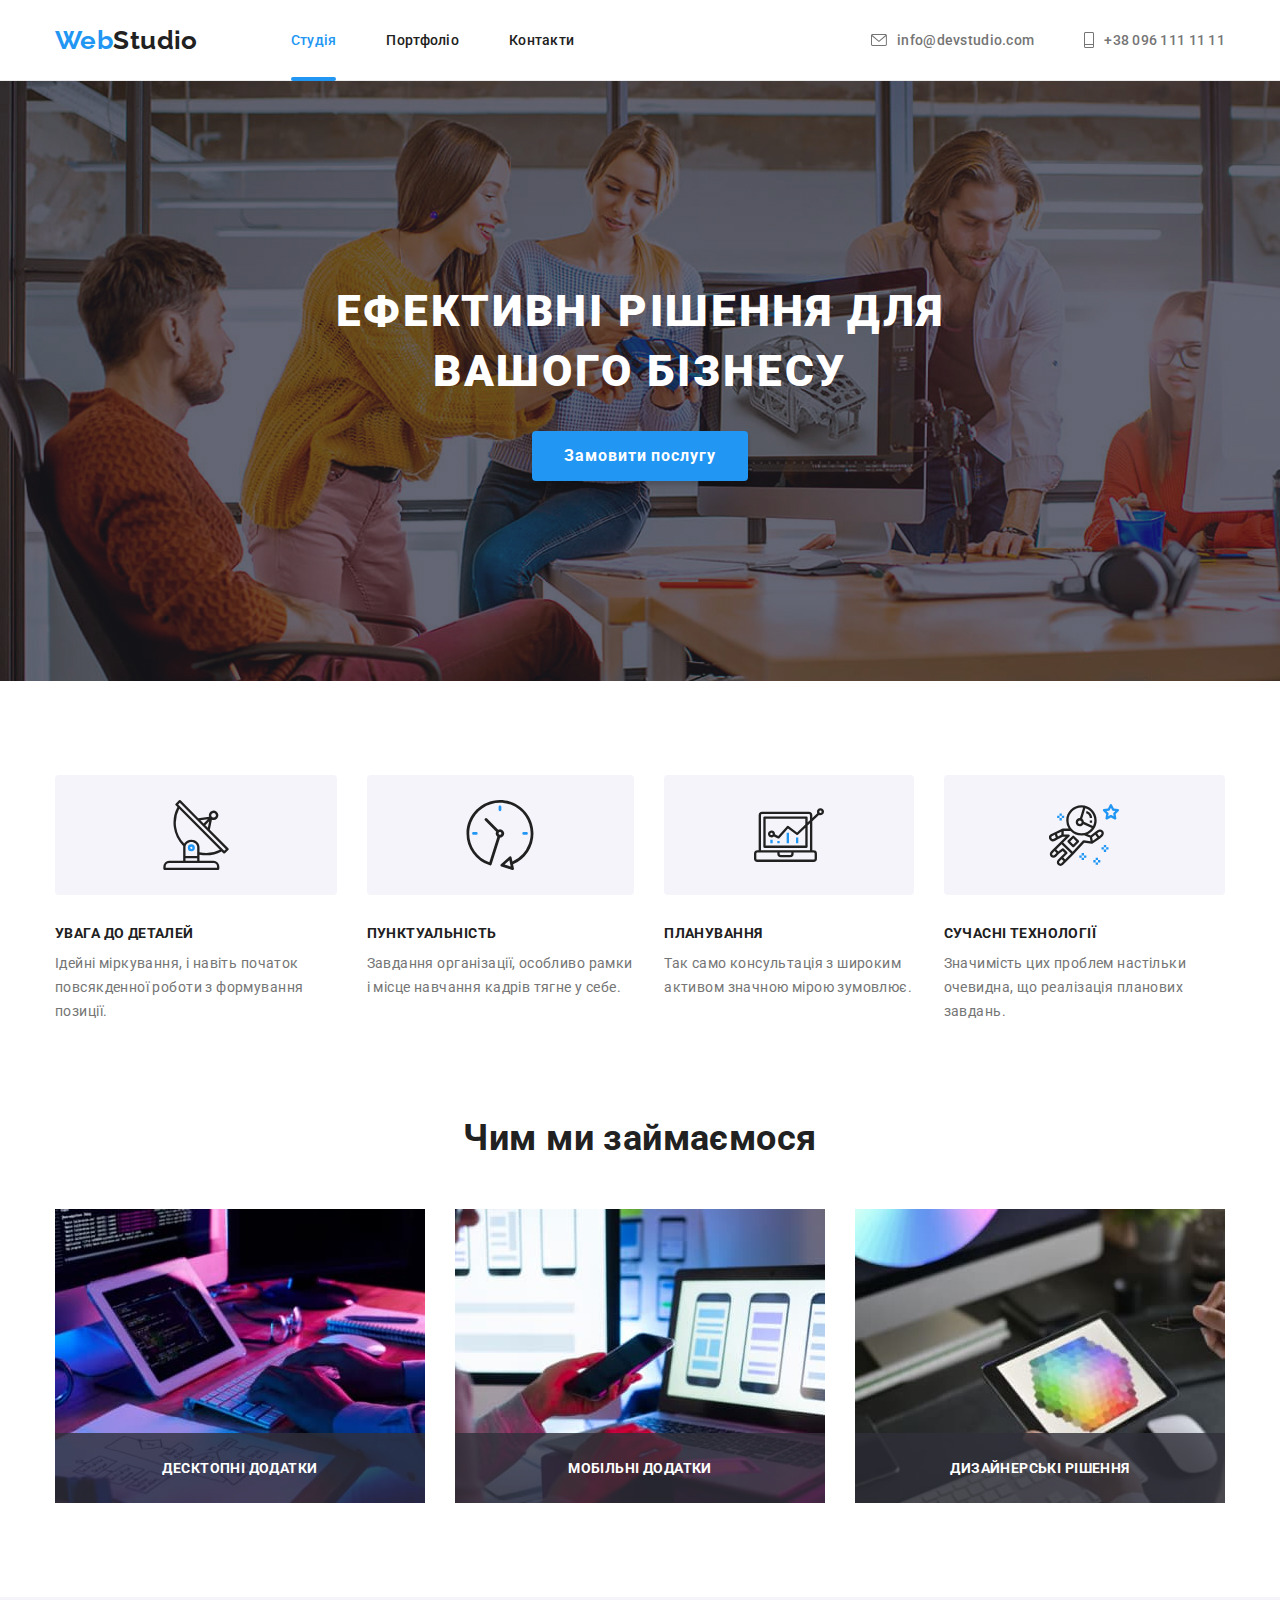
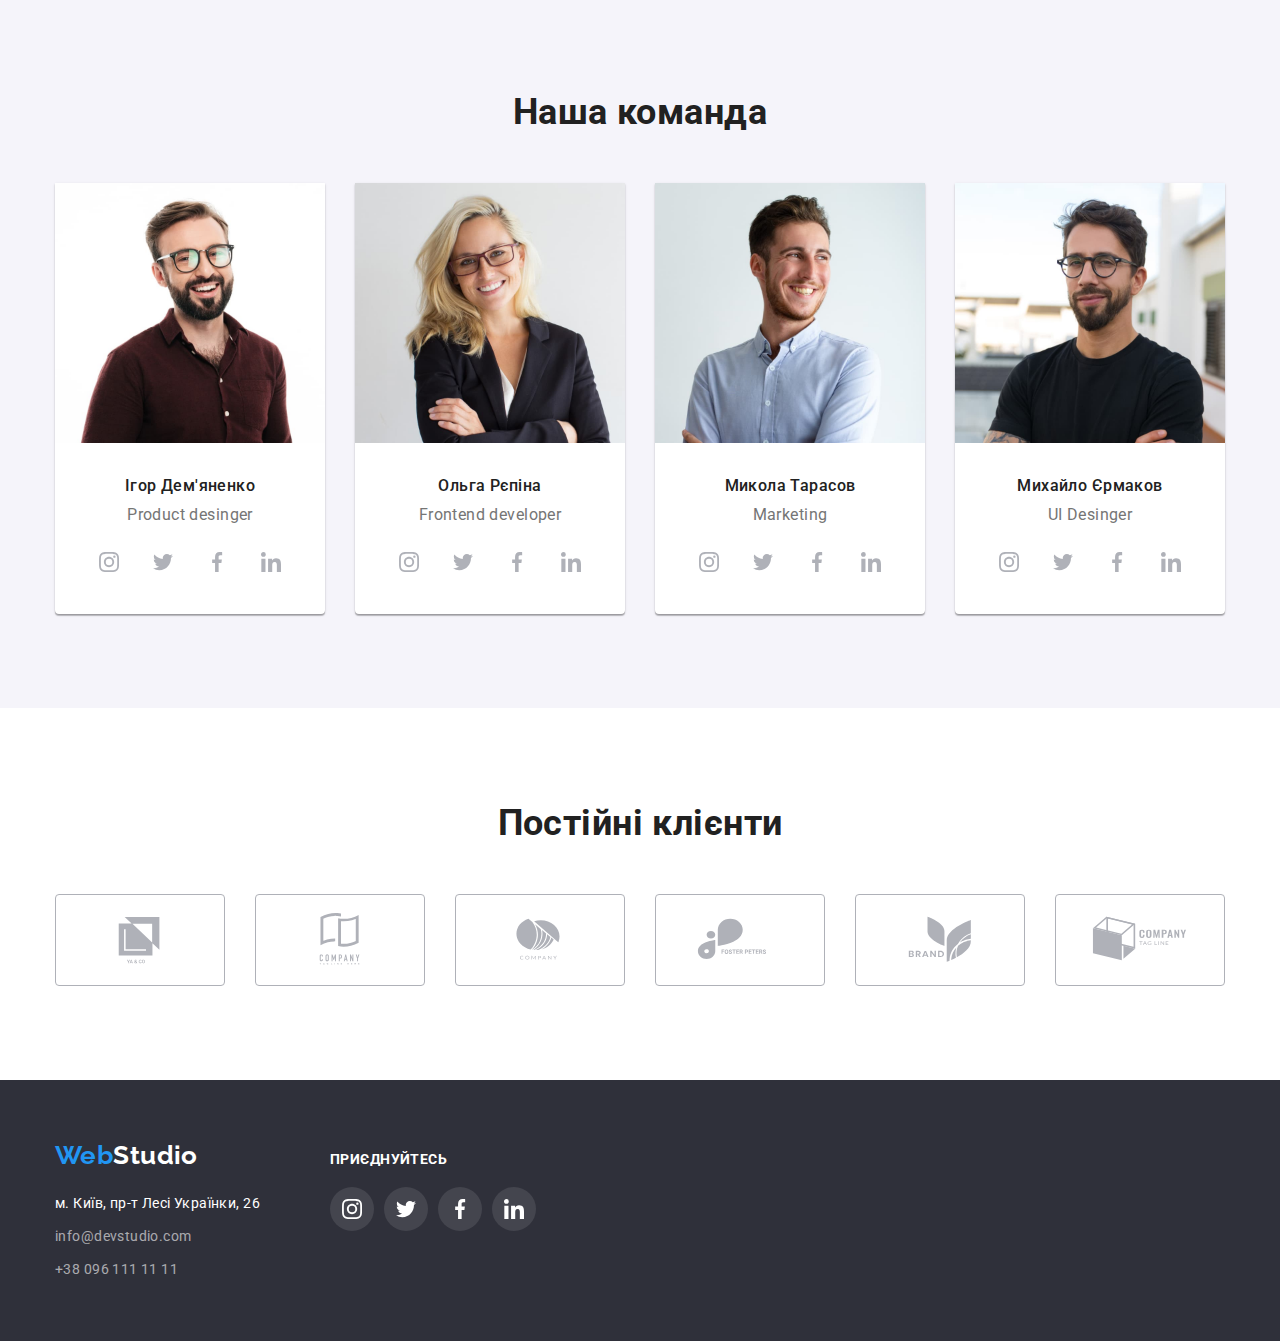
<file: index.html>
<!DOCTYPE html>
<html lang="uk">

<head>
  <meta charset="UTF-8">
  <meta http-equiv="X-UA-Compatible" content="IE=edge">
  <meta name="viewport" content="width=device-width, initial-scale=1.0">
  <!--- Modrn normalizer-->
  <link rel="stylesheet"
    href="https://cdnjs.cloudflare.com/ajax/libs/modern-normalize/1.0.0/modern-normalize.min.css" />
  <!--- Style -->
  <link rel="stylesheet"
    href="https://cdnjs.cloudflare.com/ajax/libs/modern-normalize/1.0.0/modern-normalize.min.css" />
  <link rel="stylesheet" type="text/css" href="./css/style.css">
  <!--- Fonts -->
  <link rel="preconnect" href="https://fonts.googleapis.com">
  <link rel="preconnect" href="https://fonts.gstatic.com" crossorigin>
  <link href="https://fonts.googleapis.com/css2?family=Raleway:wght@700&family=Roboto:wght@400;500;700;900&display=swap"
    rel="stylesheet">
  <title>Студія</title>
</head>

<body>
  <header id="top" class="header">
    <div class="container">
      <nav class="nav">
        <a href="index.html" class="logo"><span class="logo-span">Web</span>Studio</a>
        <ul class="nav-elements">
          <li>
            <a href="index.html" class="active nav-link">Студія</a>
          </li>
          <li>
            <a href="portfolio.html" class="nav-link">Портфоліо</a>
          </li>
          <li>
            <a href="#contacts" class="nav-link">Контакти</a>
          </li>
        </ul>
      </nav>
      <ul class="contacts-header">
        <li class="item">
          <a href="mailto:info@devstudio.com" class="contact-header nav-link">
            <svg width="16" height="12" viewBox="0 0 43 32">
            <path d="M38.667 0H4C1.794 0 0 1.794 0 4v24c0 2.206 1.794 4 4 4h34.667c2.206 0 4-1.794 4-4V4c0-2.206-1.794-4-4-4zm0 2.667c.181 0 .353.038.511.103L21.334 18.236 3.49 2.77a1.32 1.32 0 0 1 .511-.103h34.667zm0 26.666H4A1.334 1.334 0 0 1 2.667 28V5.587L20.46 21.008a1.335 1.335 0 0 0 1.748 0L40.001 5.587V28c0 .736-.598 1.333-1.333 1.333z"/>
       
            </svg>
            info@devstudio.com</a>
        </li>
        <li class="item">
          <a href="tel:+380961111111" class="contact-header nav-link">
            <svg width="10" height="16" viewBox="0 0 20 32">
                          <path d="M17 0H3C1.346 0 0 1.346 0 3v26c0 1.654 1.346 3 3 3h14c1.654 0 3-1.346 3-3V3c0-1.654-1.346-3-3-3zM3 2h14a1 1 0 0 1 1 1v21H2V3a1 1 0 0 1 1-1zm14 28H3a1 1 0 0 1-1-1v-3h16v3a1 1 0 0 1-1 1z"/>
            </svg>
            +38 096 111 11 11</a>
        </li>
      </ul>
    </div>
  </header>
  <main>
    <div class="overlay">
        <section class="hero">
            <div class="container">
              <h1 class="hero-h1">Ефективні рішення для вашого бізнесу</h1>
              <button type="button" class="hero-btn" data-modal-open>Замовити послугу</button>
            </div>
        </section>
    </div>
    <section class="section" id="studio">
      <div class="container">
        <h2 class="visually-hidden">Наші привелегії</h2>
        <ul class="fatures-list">
          <li>
            <div class="feature__wrp">
              <svg width="70" height="70" viewBox="0 0 32 32">
              <path fill="#212121" style="fill:var(--color1, #212121)" d="m30.773 22.098-8.443-8.505.937-4.615c.242.094.499.144.758.146h.006a2.159 2.159 0 1 0-2.008-1.435l-4.96.605L8.972.161a.534.534 0 0 0-.377-.16.532.532 0 0 0-.373.155L6.709 1.66a.534.534 0 0 0 0 .754l.814.826a14.943 14.943 0 0 0 2.519 17.663.513.513 0 0 0 .146.098c-.034.18-.051.364-.052.547v6.187h-6.4a2.67 2.67 0 0 0-2.667 2.667v1.067c0 .295.239.533.533.533h24.533a.533.533 0 0 0 .533-.533v-1.067a2.67 2.67 0 0 0-2.667-2.667h-6.4v-2.742a15.09 15.09 0 0 0 3.049.32 14.854 14.854 0 0 0 7.04-1.783l.818.823a.534.534 0 0 0 .377.16.532.532 0 0 0 .373-.155l1.513-1.504a.534.534 0 0 0 0-.754zM23.28 6.233a1.066 1.066 0 1 1 .752 1.822h-.003a1.067 1.067 0 0 1-.747-1.823h-.002zm-1.256 3.505-.598 2.946-1.175-1.182 1.774-1.763zm-.605-.902-1.92 1.909-1.485-1.493 3.405-.415zM24.004 28.8a1.6 1.6 0 0 1 1.6 1.6v.533H2.137V30.4a1.6 1.6 0 0 1 1.6-1.6h20.267zm-7.467-2.133v1.067h-5.333v-1.067h5.333zM11.204 25.6v-4.053c0-1.294 1.196-2.347 2.667-2.347s2.667 1.053 2.667 2.347V25.6h-5.333zm6.4-1.696v-2.357c0-1.882-1.675-3.413-3.733-3.413a3.8 3.8 0 0 0-3.281 1.786A13.87 13.87 0 0 1 8.311 4.033l18.602 18.708a13.818 13.818 0 0 1-9.309 1.163zm11.289-.684L7.836 2.039l.755-.752 7.935 7.98c.004 0 .006.007.01.01l13.115 13.191-.757.752z"/>
            <path fill="#2196f3" style="fill:var(--color2, #2196f3)" d="M13.876 20.267h-.005a1.6 1.6 0 1 0-.004 3.2h.005a1.6 1.6 0 1 0 .004-3.2zm.373 1.978a.534.534 0 0 1-.752-.756.534.534 0 0 1 .373-.155.532.532 0 0 1 .373.911h.005z"/>
        
              </svg>
            </div>
            <h3 class="feature-name">УВАГА ДО ДЕТАЛЕЙ</h3>
            <p class="feature-description">
              Ідейні міркування, і навіть початок повсякденної роботи з
              формування позиції.
            </p>
          </li>
          <li>
            <div class="feature__wrp">
              <svg width="70" height="70" viewBox="0 0 32 32">
                   <path fill="#212121" style="fill:var(--color1, #212121)" d="M31.297 15.301C31.295 6.849 24.442-.002 15.989 0S.686 6.855.688 15.308a15.304 15.304 0 0 0 10.649 14.576.662.662 0 0 0 .529-.065.637.637 0 0 0 .283-.356l3.865-12.25a1.912 1.912 0 1 0-.84-3.635l-5.106-5.107a.637.637 0 0 0-.902.902l5.103 5.109a1.876 1.876 0 0 0 .536 2.309l-3.683 11.673C3.844 25.783.118 17.71 2.799 10.432S13.553-.572 20.831 2.109s11.004 10.754 8.323 18.032a14.042 14.042 0 0 1-7.462 7.973l-.398-1.874a.638.638 0 0 0-1.048-.344l-3.837 3.426a.637.637 0 0 0 .231 1.084l4.899 1.563a.638.638 0 0 0 .819-.74l-.391-1.839a15.255 15.255 0 0 0 9.329-14.089zm-15.305-.637a.638.638 0 1 1 0 1.277.638.638 0 0 1 0-1.277zm2.101 14.864 2.184-1.948.603 2.84-2.787-.892z"/>
            <path fill="#2196f3" style="fill:var(--color2, #2196f3)" d="M15.354 3.185V4.46a.638.638 0 1 0 1.276 0V3.185a.638.638 0 0 0-1.276 0zM3.876 14.664a.638.638 0 0 0 0 1.276h1.275a.638.638 0 1 0 0-1.276H3.876zM28.108 15.939a.638.638 0 1 0 0-1.276h-1.275a.638.638 0 0 0 0 1.276h1.275z"/>
       
              </svg>
            </div>
            <h3 class="feature-name">ПУНКТУАЛЬНІСТЬ</h3>
            <p class="feature-description">
              Завдання організації, особливо рамки і місце навчання кадрів
              тягне у себе.
            </p>
          </li>
          <li>
            <div class="feature__wrp">
              <svg width="70" height="70"  viewBox="0 0 32 32">
                 <path fill="#2196f3" style="fill:var(--color2, #2196f3)" d="M14.926 14.965h1.066v4.798h-1.066v-4.797zM19.19 17.097h1.066v2.665H19.19v-2.665zM10.661 18.696h1.066v1.066h-1.066v-1.066zM7.463 18.163h1.066v1.599H7.463v-1.599z"/>
            <path fill="#212121" style="fill:var(--color1, #212121)" d="M1.599 28.291h25.587a1.6 1.6 0 0 0 1.599-1.599V24.56a1.6 1.6 0 0 0-1.599-1.599h-.533V9.668L29.681 6.8a1.608 1.608 0 1 0-.746-.763L26.654 8.2V6.97a1.6 1.6 0 0 0-1.599-1.599H3.733A1.6 1.6 0 0 0 2.134 6.97v15.992h-.533a1.6 1.6 0 0 0-1.599 1.599v2.132a1.6 1.6 0 0 0 1.599 1.599zM30.384 4.837a.533.533 0 1 1 0 1.067.533.533 0 0 1 0-1.067zM3.198 6.969c0-.294.239-.533.533-.533h21.322c.294 0 .533.239.533.533v2.239l-1.066 1.013V8.035a.533.533 0 0 0-.533-.533H4.797a.533.533 0 0 0-.533.533v13.326c0 .294.239.533.533.533h19.19a.533.533 0 0 0 .533-.533v-9.674l1.066-1.01v12.284H3.198V6.969zm4.798 6.93a1.598 1.598 0 1 0 1.107 2.749l1.853.93a.532.532 0 0 0 .636-.123l3.939-4.431 3.872 2.901a.533.533 0 0 0 .686-.039l3.365-3.188v8.131H5.33V8.569h18.124v2.66l-3.771 3.572-3.904-2.927a.533.533 0 0 0-.718.072l-3.993 4.493-1.493-.746c.011-.064.018-.129.02-.193a1.6 1.6 0 0 0-1.599-1.599zm.533 1.599a.533.533 0 1 1-1.067 0 .533.533 0 0 1 1.067 0zm3.198 8.529h5.331v.533a.533.533 0 0 1-.533.533h-4.264a.533.533 0 0 1-.533-.533v-.533zm-10.661.533c0-.294.239-.533.533-.533h9.062v.533a1.6 1.6 0 0 0 1.599 1.599h4.264a1.6 1.6 0 0 0 1.599-1.599v-.533h9.062c.294 0 .533.239.533.533v2.132a.533.533 0 0 1-.533.533H1.598a.533.533 0 0 1-.533-.533V24.56z"/>
       
              </svg>
            </div>
            <h3 class="feature-name">ПЛАНУВАННЯ</h3>
            <p class="feature-description">
              Так само консультація з широким активом значною мірою зумовлює.
            </p>
          </li>
          <li>
            <div class="feature__wrp">
              <svg width="70" height="70" viewBox="0 0 32 32">
                     <path fill="#2196f3" style="fill:var(--color2, #2196f3)" d="M31.974 4.524a.534.534 0 0 0-.43-.363l-1.91-.278-.855-1.731c-.179-.365-.777-.365-.956 0l-.855 1.731-1.91.278a.535.535 0 0 0-.296.91l1.383 1.348-.326 1.903c-.034.2.048.402.212.522a.53.53 0 0 0 .562.04l1.709-.899 1.709.899a.536.536 0 0 0 .775-.563l-.326-1.903 1.383-1.348a.536.536 0 0 0 .135-.547zm-2.463 1.327a.534.534 0 0 0-.153.472l.191 1.114-1-.526a.533.533 0 0 0-.498 0l-1.001.526.191-1.114a.534.534 0 0 0-.153-.472l-.81-.789 1.119-.163a.532.532 0 0 0 .402-.292l.5-1.013.5 1.013a.535.535 0 0 0 .402.292l1.119.163-.809.789zM26.134 20.522h-1.067v1.067h1.067v-1.067zM26.134 22.656h-1.067v1.067h1.067v-1.067zM27.2 21.589h-1.067v1.067H27.2v-1.067zM25.067 21.589H24v1.067h1.067v-1.067zM22.4 26.389h-1.067v1.067H22.4v-1.067zM22.4 28.522h-1.067v1.067H22.4v-1.067zM23.467 27.456H22.4v1.067h1.067v-1.067zM21.333 27.456h-1.067v1.067h1.067v-1.067zM16 24.256h-1.067v1.067H16v-1.067zM16 26.389h-1.067v1.067H16v-1.067zM17.067 25.322H16v1.067h1.067v-1.067zM14.933 25.322h-1.067v1.067h1.067v-1.067zM5.867 6.122H4.8v1.067h1.067V6.122zM5.867 8.255H4.8v1.067h1.067V8.255z"/>
            <path fill="#2196f3" style="fill:var(--color2, #2196f3)" d="M6.933 7.189H5.866v1.067h1.067V7.189zM4.8 7.189H3.733v1.067H4.8V7.189z"/>
            <path fill="#212121" style="fill:var(--color1, #212121)" d="M24.715 14.159a1.775 1.775 0 0 0-1.188-.705 1.778 1.778 0 0 0-1.34.352l-1.252.96-1.898 1.417-1.358-.541c2.421-1.086 4.114-3.508 4.114-6.32 0-3.823-3.123-6.933-6.961-6.933s-6.961 3.11-6.961 6.933a6.86 6.86 0 0 0 1.12 3.758l-2.764-.024h-.005c-.009 0-.015.004-.023.005a.515.515 0 0 0-.155.031l-.038.013c-.006.003-.013.003-.019.006l-3.233 1.596-.001.001-1.893.911a.397.397 0 0 0-.063.035 1.779 1.779 0 0 0-.598 2.295c.22.429.595.745 1.056.889a1.776 1.776 0 0 0 1.378-.128l1.388-.738 2.264-1.169 1.357-.008L2.2 22.211l-.002.001-1.339 1.333c-.316.315-.49.732-.49 1.178s.174.863.49 1.179c.325.323.752.485 1.179.485s.854-.162 1.18-.485l1.314-1.309 1.741-1.3.901.897-1.762 1.754-.002.001-1.339 1.333c-.316.315-.49.732-.49 1.178s.174.863.49 1.179c.325.323.753.485 1.18.485s.855-.162 1.18-.485l3.482-3.467.001-.002 1.01-1-.004-.004c.006-.006.015-.009.022-.015l5.166-5.658 3.471.494a.52.52 0 0 0 .262-.033c.018-.006.033-.015.05-.023.019-.01.039-.015.058-.027l3.213-2.133c.012-.008.018-.021.029-.029.013-.01.029-.014.041-.026l1.271-1.191c.662-.62.753-1.635.212-2.362zM2.13 17.77a.714.714 0 0 1-.558.052.717.717 0 0 1-.213-1.26l1.314-.632.449 1.312-.992.528zm3.498-1.828-1.548.8-.439-1.283 2.027-1.001-.04 1.484zm15.099-6.62a5.79 5.79 0 0 1-.599 2.559l-4.181-1.899a1.863 1.863 0 0 0-.788-1.388l1.464-4.86c2.378.756 4.105 2.974 4.105 5.588zm-11.789 0c0-3.235 2.644-5.867 5.894-5.867.253 0 .5.021.745.052l-1.432 4.754c-.019-.001-.037-.006-.057-.006-1.033 0-1.873.837-1.873 1.867s.84 1.867 1.873 1.867c.694 0 1.294-.383 1.618-.945l3.862 1.755a5.894 5.894 0 0 1-4.737 2.39c-3.25 0-5.894-2.632-5.894-5.867zm5.956.8c0 .441-.362.8-.806.8s-.806-.359-.806-.8c0-.441.362-.8.806-.8s.806.359.806.8zM2.465 25.146a.608.608 0 0 1-.854.001.592.592 0 0 1 0-.844l.962-.958.851.848-.959.955zm3.214 3.734a.608.608 0 0 1-.855.001.592.592 0 0 1 0-.844l.963-.959.852.848-.96.955zm3.481-3.469-.002.001-1.765 1.76-.852-.848 1.763-1.755.002-.001c.04-.04.065-.088.09-.135.007-.014.02-.026.026-.04.017-.041.019-.085.026-.129.003-.025.014-.047.014-.073 0-.036-.013-.07-.02-.106-.006-.032-.006-.065-.019-.095a.55.55 0 0 0-.091-.138c-.01-.012-.014-.027-.025-.038h-.001l-.001-.002-1.607-1.6c-.017-.017-.039-.024-.058-.038a.507.507 0 0 0-.087-.058.515.515 0 0 0-.093-.033.507.507 0 0 0-.103-.02.5.5 0 0 0-.095.005.53.53 0 0 0-.104.02.477.477 0 0 0-.094.045c-.02.011-.042.015-.061.029L4.23 23.486l-.901-.897 2.399-2.386 4.361 4.289-.928.919zm6.819-7.017c-.015-.002-.03.004-.045.003a.556.556 0 0 0-.3.075.492.492 0 0 0-.083.061c-.013.011-.028.017-.04.029l-4.698 5.146-4.328-4.257 2.833-2.818a.534.534 0 0 0-.379-.911v-.001l-2.219.013.028-1.607 3.104.027a6.947 6.947 0 0 0 4.981 2.101c.437 0 .864-.045 1.279-.123.04.032.079.065.13.085l2.41.96.331 1.644-3.003-.427zm4.041.178-.313-1.558 1.446-1.08.947 1.257-2.08 1.381zm3.754-2.831-.838.785-.931-1.236.831-.637a.735.735 0 0 1 .543-.143.718.718 0 0 1 .48.284.713.713 0 0 1-.085.947z"/>
            <path fill="#212121" style="fill:var(--color1, #212121)" d="m13.602 18.544-2.143-2.133a.534.534 0 0 0-.753 0l-2.142 2.133a.537.537 0 0 0 0 .756l2.142 2.133a.536.536 0 0 0 .753 0l2.143-2.133a.535.535 0 0 0 0-.756zm-2.519 1.759-1.387-1.381 1.387-1.381 1.387 1.381-1.387 1.381zM17.164 5.071l-.258 1.036c.071.018 1.738.452 1.738 2.149h1.067c0-2.017-1.666-2.965-2.547-3.185zM19.711 9.322h-1.067v1.067h1.067V9.322z"/>
       
              </svg>
            </div>
            <h3 class="feature-name">СУЧАСНІ ТЕХНОЛОГІЇ</h3>
            <p class="feature-description">
              Значимість цих проблем настільки очевидна, що реалізація
              планових завдань.
            </p>
          </li>
        </ul>
      </div>
    </section>
    <section class="our-services section">
      <div class="container">
        <h2 class="section-title">Чим ми займаємося</h2>
        <ul class="services-list">
          <li class="service">
            <div class="service-thumb">
              <img src="./images/box-1.jpg" alt="Програмуємо" class="service-img" />
              <div class="overlay">
                <p class="service-text">Десктопні додатки</p>
              </div>
            </div>
          </li>
          <li class="service">
            <div class="service-thumb">
              <img src="./images/box-2.jpg" alt="Робимо макети" class="service-img" />
              <div class="overlay">
                <p class="service-text">Мобільні додатки</p>
              </div>
            </div>
          </li>
          <li class="service">
            <div class="service-thumb">
              <img src="./images/box-3.jpg" alt="Малюємо" class="service-img" />
              <div class="overlay">
                <p class="service-text">Дизайнерські рішення</p>
              </div>
            </div>
          </li>
        </ul>
      </div>
    </section>
    <section class="team section" id="portfolio">
      <div class="container">
        <h2 class="section-title">Наша команда</h2>
        <ul class="team-list">
          <li class="team-element">
            <img src="./images/team-card-1.jpg" alt="Фото Ігоря Дем'яненко" class="team-img" width="270" height="260">
            <h3 class="team-name">Ігор Дем'яненко</h3>
            <p class="team-post">Product desinger</p>
            <ul class="social-links-list">
              <li class="item">
                <a href="">
                  <svg height="20px" width="20px" viewBox="0 0 32 32">
                  <path d="M31.969 9.408c-.075-1.7-.35-2.869-.744-3.882a7.806 7.806 0 0 0-1.851-2.838A7.867 7.867 0 0 0 26.542.844C25.523.45 24.36.175 22.66.1 20.947.019 20.403 0 16.059 0s-4.888.019-6.595.094c-1.7.075-2.869.35-3.882.744a7.803 7.803 0 0 0-2.838 1.85A7.867 7.867 0 0 0 .9 5.52C.506 6.539.231 7.702.156 9.402c-.081 1.713-.1 2.257-.1 6.601s.019 4.888.094 6.595c.075 1.7.35 2.869.744 3.882a7.895 7.895 0 0 0 1.85 2.838 7.867 7.867 0 0 0 2.832 1.844c1.019.394 2.182.669 3.882.744 1.706.075 2.25.094 6.595.094s4.888-.019 6.595-.094c1.7-.075 2.869-.35 3.882-.744a8.184 8.184 0 0 0 4.682-4.682c.394-1.019.669-2.182.744-3.882.075-1.707.094-2.251.094-6.595s-.006-4.888-.081-6.595zm-2.882 13.065c-.069 1.563-.331 2.407-.55 2.969a5.31 5.31 0 0 1-3.038 3.038c-.563.219-1.413.481-2.969.55-1.688.075-2.194.094-6.464.094s-4.782-.019-6.464-.094c-1.563-.069-2.407-.331-2.969-.55a4.926 4.926 0 0 1-1.838-1.194 4.974 4.974 0 0 1-1.194-1.838c-.219-.563-.481-1.413-.55-2.969-.075-1.688-.094-2.194-.094-6.464s.019-4.782.094-6.464c.069-1.563.331-2.407.55-2.969a4.868 4.868 0 0 1 1.2-1.838A4.974 4.974 0 0 1 6.639 3.55c.563-.219 1.413-.481 2.969-.55 1.688-.075 2.194-.094 6.464-.094 4.276 0 4.782.019 6.464.094 1.563.069 2.407.331 2.969.55a4.914 4.914 0 0 1 1.838 1.194 4.974 4.974 0 0 1 1.194 1.838c.219.563.481 1.413.55 2.969.075 1.688.094 2.194.094 6.464s-.019 4.77-.094 6.458z"/>
            <path d="M16.059 7.783c-4.538 0-8.22 3.682-8.22 8.22s3.682 8.22 8.22 8.22c4.539 0 8.22-3.682 8.22-8.22s-3.682-8.22-8.22-8.22zm0 13.552a5.333 5.333 0 0 1 0-10.664 5.333 5.333 0 0 1 0 10.664zM26.524 7.458a1.919 1.919 0 1 1-3.838 0 1.919 1.919 0 0 1 3.838 0z"/>
        
                  </svg>
                </a>
              </li>
              <li class="item">
                <a href="">
                  <svg height="20px" width="20px" viewBox="0 0 32 32">
                                <path d="M32 6.078c-1.19.522-2.458.868-3.78 1.036a6.523 6.523 0 0 0 2.886-3.626 13.11 13.11 0 0 1-4.16 1.588A6.574 6.574 0 0 0 22.154 3c-3.632 0-6.556 2.948-6.556 6.562 0 .52.044 1.02.152 1.496-5.454-.266-10.28-2.88-13.522-6.862a6.605 6.605 0 0 0-.898 3.316 6.57 6.57 0 0 0 2.914 5.452 6.479 6.479 0 0 1-2.964-.808v.072c0 3.188 2.274 5.836 5.256 6.446a6.548 6.548 0 0 1-1.72.216 5.8 5.8 0 0 1-1.242-.112c.85 2.598 3.262 4.508 6.13 4.57a13.182 13.182 0 0 1-8.134 2.798c-.538 0-1.054-.024-1.57-.09A18.469 18.469 0 0 0 10.064 29c12.072 0 18.672-10 18.672-18.668 0-.29-.01-.57-.024-.848A13.087 13.087 0 0 0 32 6.078z"/>

                  </svg>
                </a>
              </li>
              <li class="item">
                <a href="">
                  <svg height="20px" width="20px" viewBox="0 0 32 32">
                              <path d="M21.329 5.313h2.921V.225C23.746.156 22.013 0 19.994 0c-4.212 0-7.097 2.649-7.097 7.519V12H8.249v5.688h4.648V32h5.699V17.689h4.46l.708-5.688h-5.169V8.082c.001-1.644.444-2.769 2.735-2.769z"/>

                  </svg>
                </a>
              </li>
              <li class="item">
                <a href="">
                 <svg height="20px" width="20px"  viewBox="0 0 32 32">
            <path d="M31.992 32v-.001H32V20.263c0-5.741-1.236-10.164-7.948-10.164-3.227 0-5.392 1.771-6.276 3.449h-.093v-2.913h-6.364v21.364h6.627V21.42c0-2.785.528-5.479 3.977-5.479 3.399 0 3.449 3.179 3.449 5.657v10.401h6.62zM.528 10.636h6.635V32H.528V10.636zM3.843 0C1.722 0 0 1.721 0 3.843s1.721 3.879 3.843 3.879c2.121 0 3.843-1.757 3.843-3.879A3.846 3.846 0 0 0 3.843 0z"/>
                  </svg>
                </a>
              </li>
            </ul>
          </li>
          <li class="team-element">
            <img src="./images/team-card-2.jpg" alt="Фото Ольги Рєпіної" class="team-img" width="270" height="260">
            <h3 class="team-name">Ольга Рєпіна</h3>
            <p class="team-post">Frontend developer</p>
            <ul class="social-links-list">
              <li class="item">
                <a href="">
                 <svg height="20px" width="20px" viewBox="0 0 32 32">
                  <path d="M31.969 9.408c-.075-1.7-.35-2.869-.744-3.882a7.806 7.806 0 0 0-1.851-2.838A7.867 7.867 0 0 0 26.542.844C25.523.45 24.36.175 22.66.1 20.947.019 20.403 0 16.059 0s-4.888.019-6.595.094c-1.7.075-2.869.35-3.882.744a7.803 7.803 0 0 0-2.838 1.85A7.867 7.867 0 0 0 .9 5.52C.506 6.539.231 7.702.156 9.402c-.081 1.713-.1 2.257-.1 6.601s.019 4.888.094 6.595c.075 1.7.35 2.869.744 3.882a7.895 7.895 0 0 0 1.85 2.838 7.867 7.867 0 0 0 2.832 1.844c1.019.394 2.182.669 3.882.744 1.706.075 2.25.094 6.595.094s4.888-.019 6.595-.094c1.7-.075 2.869-.35 3.882-.744a8.184 8.184 0 0 0 4.682-4.682c.394-1.019.669-2.182.744-3.882.075-1.707.094-2.251.094-6.595s-.006-4.888-.081-6.595zm-2.882 13.065c-.069 1.563-.331 2.407-.55 2.969a5.31 5.31 0 0 1-3.038 3.038c-.563.219-1.413.481-2.969.55-1.688.075-2.194.094-6.464.094s-4.782-.019-6.464-.094c-1.563-.069-2.407-.331-2.969-.55a4.926 4.926 0 0 1-1.838-1.194 4.974 4.974 0 0 1-1.194-1.838c-.219-.563-.481-1.413-.55-2.969-.075-1.688-.094-2.194-.094-6.464s.019-4.782.094-6.464c.069-1.563.331-2.407.55-2.969a4.868 4.868 0 0 1 1.2-1.838A4.974 4.974 0 0 1 6.639 3.55c.563-.219 1.413-.481 2.969-.55 1.688-.075 2.194-.094 6.464-.094 4.276 0 4.782.019 6.464.094 1.563.069 2.407.331 2.969.55a4.914 4.914 0 0 1 1.838 1.194 4.974 4.974 0 0 1 1.194 1.838c.219.563.481 1.413.55 2.969.075 1.688.094 2.194.094 6.464s-.019 4.77-.094 6.458z"/>
            <path d="M16.059 7.783c-4.538 0-8.22 3.682-8.22 8.22s3.682 8.22 8.22 8.22c4.539 0 8.22-3.682 8.22-8.22s-3.682-8.22-8.22-8.22zm0 13.552a5.333 5.333 0 0 1 0-10.664 5.333 5.333 0 0 1 0 10.664zM26.524 7.458a1.919 1.919 0 1 1-3.838 0 1.919 1.919 0 0 1 3.838 0z"/>
        
                  </svg>
                </a>
              </li>
              <li class="item">
                <a href="">
                 <svg height="20px" width="20px" viewBox="0 0 32 32">
                                <path d="M32 6.078c-1.19.522-2.458.868-3.78 1.036a6.523 6.523 0 0 0 2.886-3.626 13.11 13.11 0 0 1-4.16 1.588A6.574 6.574 0 0 0 22.154 3c-3.632 0-6.556 2.948-6.556 6.562 0 .52.044 1.02.152 1.496-5.454-.266-10.28-2.88-13.522-6.862a6.605 6.605 0 0 0-.898 3.316 6.57 6.57 0 0 0 2.914 5.452 6.479 6.479 0 0 1-2.964-.808v.072c0 3.188 2.274 5.836 5.256 6.446a6.548 6.548 0 0 1-1.72.216 5.8 5.8 0 0 1-1.242-.112c.85 2.598 3.262 4.508 6.13 4.57a13.182 13.182 0 0 1-8.134 2.798c-.538 0-1.054-.024-1.57-.09A18.469 18.469 0 0 0 10.064 29c12.072 0 18.672-10 18.672-18.668 0-.29-.01-.57-.024-.848A13.087 13.087 0 0 0 32 6.078z"/>

                  </svg>
                </a>
              </li>
              <li class="item">
                <a href="">
                  <svg height="20px" width="20px" viewBox="0 0 32 32">
                              <path d="M21.329 5.313h2.921V.225C23.746.156 22.013 0 19.994 0c-4.212 0-7.097 2.649-7.097 7.519V12H8.249v5.688h4.648V32h5.699V17.689h4.46l.708-5.688h-5.169V8.082c.001-1.644.444-2.769 2.735-2.769z"/>

                  </svg>
                </a>
              </li>
              <li class="item">
                <a href="">
                  <svg height="20px" width="20px"  viewBox="0 0 32 32">
            <path d="M31.992 32v-.001H32V20.263c0-5.741-1.236-10.164-7.948-10.164-3.227 0-5.392 1.771-6.276 3.449h-.093v-2.913h-6.364v21.364h6.627V21.42c0-2.785.528-5.479 3.977-5.479 3.399 0 3.449 3.179 3.449 5.657v10.401h6.62zM.528 10.636h6.635V32H.528V10.636zM3.843 0C1.722 0 0 1.721 0 3.843s1.721 3.879 3.843 3.879c2.121 0 3.843-1.757 3.843-3.879A3.846 3.846 0 0 0 3.843 0z"/>
                  </svg>
                </a>
              </li>
            </ul>
          </li>
          <li class="team-element">
            <img src="./images/team-card-3.jpg" alt="Фото Миколи Тарасова" class="team-img" width="270" height="260">
            <h3 class="team-name"> Микола Тарасов</h3>
            <p class="team-post">Marketing</p>
            <ul class="social-links-list">
              <li class="item">
                <a href="">
                 <svg height="20px" width="20px" viewBox="0 0 32 32">
                  <path d="M31.969 9.408c-.075-1.7-.35-2.869-.744-3.882a7.806 7.806 0 0 0-1.851-2.838A7.867 7.867 0 0 0 26.542.844C25.523.45 24.36.175 22.66.1 20.947.019 20.403 0 16.059 0s-4.888.019-6.595.094c-1.7.075-2.869.35-3.882.744a7.803 7.803 0 0 0-2.838 1.85A7.867 7.867 0 0 0 .9 5.52C.506 6.539.231 7.702.156 9.402c-.081 1.713-.1 2.257-.1 6.601s.019 4.888.094 6.595c.075 1.7.35 2.869.744 3.882a7.895 7.895 0 0 0 1.85 2.838 7.867 7.867 0 0 0 2.832 1.844c1.019.394 2.182.669 3.882.744 1.706.075 2.25.094 6.595.094s4.888-.019 6.595-.094c1.7-.075 2.869-.35 3.882-.744a8.184 8.184 0 0 0 4.682-4.682c.394-1.019.669-2.182.744-3.882.075-1.707.094-2.251.094-6.595s-.006-4.888-.081-6.595zm-2.882 13.065c-.069 1.563-.331 2.407-.55 2.969a5.31 5.31 0 0 1-3.038 3.038c-.563.219-1.413.481-2.969.55-1.688.075-2.194.094-6.464.094s-4.782-.019-6.464-.094c-1.563-.069-2.407-.331-2.969-.55a4.926 4.926 0 0 1-1.838-1.194 4.974 4.974 0 0 1-1.194-1.838c-.219-.563-.481-1.413-.55-2.969-.075-1.688-.094-2.194-.094-6.464s.019-4.782.094-6.464c.069-1.563.331-2.407.55-2.969a4.868 4.868 0 0 1 1.2-1.838A4.974 4.974 0 0 1 6.639 3.55c.563-.219 1.413-.481 2.969-.55 1.688-.075 2.194-.094 6.464-.094 4.276 0 4.782.019 6.464.094 1.563.069 2.407.331 2.969.55a4.914 4.914 0 0 1 1.838 1.194 4.974 4.974 0 0 1 1.194 1.838c.219.563.481 1.413.55 2.969.075 1.688.094 2.194.094 6.464s-.019 4.77-.094 6.458z"/>
            <path d="M16.059 7.783c-4.538 0-8.22 3.682-8.22 8.22s3.682 8.22 8.22 8.22c4.539 0 8.22-3.682 8.22-8.22s-3.682-8.22-8.22-8.22zm0 13.552a5.333 5.333 0 0 1 0-10.664 5.333 5.333 0 0 1 0 10.664zM26.524 7.458a1.919 1.919 0 1 1-3.838 0 1.919 1.919 0 0 1 3.838 0z"/>
        
                  </svg>
                </a>
              </li>
              <li class="item">
                <a href="">
                  <svg height="20px" width="20px" viewBox="0 0 32 32">
                                <path d="M32 6.078c-1.19.522-2.458.868-3.78 1.036a6.523 6.523 0 0 0 2.886-3.626 13.11 13.11 0 0 1-4.16 1.588A6.574 6.574 0 0 0 22.154 3c-3.632 0-6.556 2.948-6.556 6.562 0 .52.044 1.02.152 1.496-5.454-.266-10.28-2.88-13.522-6.862a6.605 6.605 0 0 0-.898 3.316 6.57 6.57 0 0 0 2.914 5.452 6.479 6.479 0 0 1-2.964-.808v.072c0 3.188 2.274 5.836 5.256 6.446a6.548 6.548 0 0 1-1.72.216 5.8 5.8 0 0 1-1.242-.112c.85 2.598 3.262 4.508 6.13 4.57a13.182 13.182 0 0 1-8.134 2.798c-.538 0-1.054-.024-1.57-.09A18.469 18.469 0 0 0 10.064 29c12.072 0 18.672-10 18.672-18.668 0-.29-.01-.57-.024-.848A13.087 13.087 0 0 0 32 6.078z"/>

                  </svg>
                </a>
              </li>
              <li class="item">
                <a href="">
                  <svg height="20px" width="20px" viewBox="0 0 32 32">
                              <path d="M21.329 5.313h2.921V.225C23.746.156 22.013 0 19.994 0c-4.212 0-7.097 2.649-7.097 7.519V12H8.249v5.688h4.648V32h5.699V17.689h4.46l.708-5.688h-5.169V8.082c.001-1.644.444-2.769 2.735-2.769z"/>

                  </svg>
                </a>
              </li>
              <li class="item">
                <a href="">
                  <svg height="20px" width="20px"  viewBox="0 0 32 32">
            <path d="M31.992 32v-.001H32V20.263c0-5.741-1.236-10.164-7.948-10.164-3.227 0-5.392 1.771-6.276 3.449h-.093v-2.913h-6.364v21.364h6.627V21.42c0-2.785.528-5.479 3.977-5.479 3.399 0 3.449 3.179 3.449 5.657v10.401h6.62zM.528 10.636h6.635V32H.528V10.636zM3.843 0C1.722 0 0 1.721 0 3.843s1.721 3.879 3.843 3.879c2.121 0 3.843-1.757 3.843-3.879A3.846 3.846 0 0 0 3.843 0z"/>
                  </svg>
                </a>
              </li>
            </ul>
          </li>
          <li class="team-element">
            <img src="./images/team-card-4.jpg" alt="Фото Михайла Єрмаков" class="team-img" width="270" height="260">
            <h3 class="team-name">Михайло Єрмаков</h3>
            <p class="team-post">UI Desinger</p>
            <ul class="social-links-list">
              <li class="item">
                <a href="">
                  <svg height="20px" width="20px" viewBox="0 0 32 32">
                  <path d="M31.969 9.408c-.075-1.7-.35-2.869-.744-3.882a7.806 7.806 0 0 0-1.851-2.838A7.867 7.867 0 0 0 26.542.844C25.523.45 24.36.175 22.66.1 20.947.019 20.403 0 16.059 0s-4.888.019-6.595.094c-1.7.075-2.869.35-3.882.744a7.803 7.803 0 0 0-2.838 1.85A7.867 7.867 0 0 0 .9 5.52C.506 6.539.231 7.702.156 9.402c-.081 1.713-.1 2.257-.1 6.601s.019 4.888.094 6.595c.075 1.7.35 2.869.744 3.882a7.895 7.895 0 0 0 1.85 2.838 7.867 7.867 0 0 0 2.832 1.844c1.019.394 2.182.669 3.882.744 1.706.075 2.25.094 6.595.094s4.888-.019 6.595-.094c1.7-.075 2.869-.35 3.882-.744a8.184 8.184 0 0 0 4.682-4.682c.394-1.019.669-2.182.744-3.882.075-1.707.094-2.251.094-6.595s-.006-4.888-.081-6.595zm-2.882 13.065c-.069 1.563-.331 2.407-.55 2.969a5.31 5.31 0 0 1-3.038 3.038c-.563.219-1.413.481-2.969.55-1.688.075-2.194.094-6.464.094s-4.782-.019-6.464-.094c-1.563-.069-2.407-.331-2.969-.55a4.926 4.926 0 0 1-1.838-1.194 4.974 4.974 0 0 1-1.194-1.838c-.219-.563-.481-1.413-.55-2.969-.075-1.688-.094-2.194-.094-6.464s.019-4.782.094-6.464c.069-1.563.331-2.407.55-2.969a4.868 4.868 0 0 1 1.2-1.838A4.974 4.974 0 0 1 6.639 3.55c.563-.219 1.413-.481 2.969-.55 1.688-.075 2.194-.094 6.464-.094 4.276 0 4.782.019 6.464.094 1.563.069 2.407.331 2.969.55a4.914 4.914 0 0 1 1.838 1.194 4.974 4.974 0 0 1 1.194 1.838c.219.563.481 1.413.55 2.969.075 1.688.094 2.194.094 6.464s-.019 4.77-.094 6.458z"/>
            <path d="M16.059 7.783c-4.538 0-8.22 3.682-8.22 8.22s3.682 8.22 8.22 8.22c4.539 0 8.22-3.682 8.22-8.22s-3.682-8.22-8.22-8.22zm0 13.552a5.333 5.333 0 0 1 0-10.664 5.333 5.333 0 0 1 0 10.664zM26.524 7.458a1.919 1.919 0 1 1-3.838 0 1.919 1.919 0 0 1 3.838 0z"/>
        
                  </svg>
                </a>
              </li>
              <li class="item">
                <a href="">
                  <svg height="20px" width="20px" viewBox="0 0 32 32">
                                <path d="M32 6.078c-1.19.522-2.458.868-3.78 1.036a6.523 6.523 0 0 0 2.886-3.626 13.11 13.11 0 0 1-4.16 1.588A6.574 6.574 0 0 0 22.154 3c-3.632 0-6.556 2.948-6.556 6.562 0 .52.044 1.02.152 1.496-5.454-.266-10.28-2.88-13.522-6.862a6.605 6.605 0 0 0-.898 3.316 6.57 6.57 0 0 0 2.914 5.452 6.479 6.479 0 0 1-2.964-.808v.072c0 3.188 2.274 5.836 5.256 6.446a6.548 6.548 0 0 1-1.72.216 5.8 5.8 0 0 1-1.242-.112c.85 2.598 3.262 4.508 6.13 4.57a13.182 13.182 0 0 1-8.134 2.798c-.538 0-1.054-.024-1.57-.09A18.469 18.469 0 0 0 10.064 29c12.072 0 18.672-10 18.672-18.668 0-.29-.01-.57-.024-.848A13.087 13.087 0 0 0 32 6.078z"/>

                  </svg>
                </a>
              </li>
              <li class="item">
                <a href="">
                  <svg height="20px" width="20px" viewBox="0 0 32 32">
                              <path d="M21.329 5.313h2.921V.225C23.746.156 22.013 0 19.994 0c-4.212 0-7.097 2.649-7.097 7.519V12H8.249v5.688h4.648V32h5.699V17.689h4.46l.708-5.688h-5.169V8.082c.001-1.644.444-2.769 2.735-2.769z"/>

                  </svg>
                </a>
              </li>
              <li class="item">
                <a href="">
                  <svg height="20px" width="20px"  viewBox="0 0 32 32">
            <path d="M31.992 32v-.001H32V20.263c0-5.741-1.236-10.164-7.948-10.164-3.227 0-5.392 1.771-6.276 3.449h-.093v-2.913h-6.364v21.364h6.627V21.42c0-2.785.528-5.479 3.977-5.479 3.399 0 3.449 3.179 3.449 5.657v10.401h6.62zM.528 10.636h6.635V32H.528V10.636zM3.843 0C1.722 0 0 1.721 0 3.843s1.721 3.879 3.843 3.879c2.121 0 3.843-1.757 3.843-3.879A3.846 3.846 0 0 0 3.843 0z"/>
                  </svg>
                </a>
              </li>
            </ul>
          </li>
        </ul>
      </div>
    </section>
    <section class="section">
      <h2 class=" section-title">Постійні клієнти</h2>
      <ul class="clients-list">
        <li class="item">
          <a href="">
            <svg width="100%" height="100%"  viewBox="0 0 57 32">
                       <path d="m20.267 3.733 3.738 3.538-6.938-.004v17.166H35.2v-6.564l3.733 3.534V3.732H20.266zm14.769 13.722L24.439 7.423h10.597v10.032zm-3.29 4.468h-11.81V10.378h.835v10.764h10.975v.782zm-9.021 4.797-.436.898-.436-.898h-.366l.637 1.198v.698h.331v-.698l.635-1.198h-.365zm.548 1.895.154-.441h.734l.155.441h.344l-.717-1.896h-.296l-.716 1.896h.342zm.521-1.493.275.786h-.549l.275-.786zm1.737.741a.429.429 0 0 0-.072.241c0 .16.056.29.168.389s.263.148.451.148.349-.051.484-.152l.107.126h.367l-.279-.329a.95.95 0 0 0 .164-.574h-.275a.758.758 0 0 1-.079.348l-.366-.432.129-.094c.091-.066.157-.132.197-.198s.06-.14.06-.219c0-.12-.044-.22-.133-.301s-.201-.122-.339-.122c-.153 0-.274.043-.365.13s-.135.203-.135.352c0 .061.014.124.043.189s.081.144.155.237a1.12 1.12 0 0 0-.283.262zm.855.419a.485.485 0 0 1-.299.107c-.095 0-.17-.027-.227-.082s-.085-.126-.085-.214c0-.102.052-.192.156-.271l.04-.029.414.488zm-.34-.84c-.089-.11-.134-.202-.134-.275 0-.063.018-.116.055-.158s.085-.063.147-.063c.057 0 .105.018.142.053s.056.077.056.126a.235.235 0 0 1-.081.184l-.04.033-.145.099zm3.086 1.03a.689.689 0 0 0 .224-.474h-.328c-.017.135-.059.232-.124.29s-.162.087-.292.087c-.142 0-.249-.054-.323-.161s-.109-.264-.109-.469v-.168c.002-.202.041-.355.117-.46s.188-.158.331-.158c.123 0 .217.03.28.091s.104.158.12.294h.328c-.021-.207-.095-.368-.223-.482s-.296-.171-.505-.171a.718.718 0 0 0-.683.426 1.116 1.116 0 0 0-.095.473v.177c.003.174.035.328.098.46s.151.234.266.306a.748.748 0 0 0 .4.107c.216 0 .389-.056.52-.169zm1.936-.266c.064-.141.096-.304.096-.49v-.105c-.001-.185-.034-.347-.099-.486a.726.726 0 0 0-.687-.432.757.757 0 0 0-.411.113c-.119.075-.211.183-.277.324s-.098.305-.098.49v.107c.001.181.034.342.099.48s.159.246.279.322a.764.764 0 0 0 .411.112c.155 0 .293-.037.411-.112s.212-.183.276-.323zm-.352-1.071c.08.112.12.273.12.483v.099c0 .214-.04.376-.119.487s-.19.167-.336.167c-.144 0-.257-.057-.339-.171s-.121-.275-.121-.483v-.109c.002-.204.043-.362.122-.473s.192-.168.335-.168c.146 0 .258.056.337.168z"/>

            </svg>
          </a>
        </li>
        <li class="item">
          <a href="">
                      <svg width="100%" height="100%"  viewBox="0 0 57 32">

            <path d="M26.727 3.165h-.073a7.542 7.542 0 0 0-.336-.012h-.243c-.212 0-.428.005-.642.016a.4.4 0 0 0-.049 0c-1.944.11-3.848.596-5.609 1.431l-.231.111V16.52l.54-.183a20.64 20.64 0 0 1 1.5-.445 18.34 18.34 0 0 1 4.317-.574v1.551c-.193.001-.38.007-.568.016h-.045a17.207 17.207 0 0 0-3.322.51 16.858 16.858 0 0 0-3.957 1.542V3.792a15.847 15.847 0 0 1 4.151-1.688c1.278-.33 2.593-.5 3.913-.504h.228c.273.007.538.019.788.038.658.046 1.31.15 1.95.311v1.527a12.05 12.05 0 0 0-1.889-.285l-.039-.003c-.132-.011-.263-.022-.386-.022zm2.688 1.561c.339.026.689.038 1.044.038a16.75 16.75 0 0 0 4.114-.528 16.958 16.958 0 0 0 3.956-1.543v14.875a15.88 15.88 0 0 1-4.153 1.688 15.948 15.948 0 0 1-3.913.503c-1 .008-1.997-.11-2.968-.35V4.438c.229.053.465.102.706.142.394.066.81.115 1.214.145zm7.57.115-.54.182c-.497.167-.997.316-1.5.449a18.23 18.23 0 0 1-4.483.575c-.352 0-.676-.01-.989-.03l-.43-.028v12.148l.37.033c.343.03.696.045 1.052.045a14.364 14.364 0 0 0 3.531-.457c.95-.238 1.874-.57 2.759-.991l.231-.111V4.843zM19.06 24.113a.788.788 0 0 0-.6-.243.895.895 0 0 0-.347.065.778.778 0 0 0-.444.449.893.893 0 0 0-.062.335v2.023a.94.94 0 0 0 .08.415.718.718 0 0 0 .48.415c.098.028.2.042.302.042a.855.855 0 0 0 .838-.851v-.226h-.529v.18a.458.458 0 0 1-.031.18.315.315 0 0 1-.077.114.38.38 0 0 1-.222.077.266.266 0 0 1-.249-.109.479.479 0 0 1-.07-.271v-1.887a.643.643 0 0 1 .065-.302c.027-.043.066-.077.112-.098s.097-.03.147-.024a.28.28 0 0 1 .236.114c.059.078.09.173.088.271v.175h.524v-.206a.953.953 0 0 0-.242-.639zM22.202 24.09a.92.92 0 0 0-1.197 0 .82.82 0 0 0-.205.283.959.959 0 0 0-.077.392v1.941a.932.932 0 0 0 .077.397.791.791 0 0 0 .205.271.837.837 0 0 0 .279.171.897.897 0 0 0 .918-.171.849.849 0 0 0 .2-.271.934.934 0 0 0 .077-.397v-1.941a.943.943 0 0 0-.077-.392.867.867 0 0 0-.2-.283zm-.247 2.616a.355.355 0 0 1-.105.28.386.386 0 0 1-.498 0 .352.352 0 0 1-.105-.28v-1.941a.355.355 0 0 1 .105-.28.386.386 0 0 1 .498 0 .352.352 0 0 1 .105.28v1.941zM26.329 27.573v-3.674h-.509l-.668 1.945h-.009l-.673-1.945h-.503v3.674h.525v-2.235h.009l.514 1.58h.262l.518-1.58h.009v2.235h.525zM29.311 24.157a.727.727 0 0 0-.297-.201 1.168 1.168 0 0 0-.38-.057h-.78v3.674h.523v-1.435h.27a.964.964 0 0 0 .472-.1.759.759 0 0 0 .287-.281.875.875 0 0 0 .12-.32c.021-.138.03-.278.028-.418a2.107 2.107 0 0 0-.051-.525.785.785 0 0 0-.193-.338zm-.27 1.12a.45.45 0 0 1-.049.191.296.296 0 0 1-.135.129.538.538 0 0 1-.247.046h-.239v-1.249h.27a.506.506 0 0 1 .236.046.3.3 0 0 1 .123.136.537.537 0 0 1 .046.205v.244c0 .085.005.174 0 .252h-.005zM31.791 23.899h-.429l-.809 3.674h.523l.154-.789h.714l.154.789h.524l-.83-3.674zm-.483 2.384.258-1.332h.009l.256 1.332h-.524zM35.173 26.112h-.009l-.791-2.213h-.503v3.674h.523v-2.209h.011l.8 2.209h.492v-3.674h-.523v2.213zM38.372 23.899l-.421 1.461h-.011l-.421-1.461h-.554l.719 2.121v1.553h.524V26.02l.719-2.121h-.554zM17.6 28.61h.252v.708h.171v-.708h.251v-.145h-.675v.145zM19.721 28.465l-.331.853h.182l.07-.194h.34l.073.194h.186l-.339-.853h-.182zm-.027.516.116-.316.116.316h-.232zM21.818 29.004h.197v.11a.332.332 0 0 1-.202.072c-.034.002-.069-.004-.1-.019s-.059-.036-.081-.063a.352.352 0 0 1-.063-.222c0-.19.082-.285.246-.285.043-.004.086.007.121.032s.061.062.072.104l.169-.033c-.036-.167-.156-.251-.362-.251a.426.426 0 0 0-.298.11.413.413 0 0 0-.122.328.465.465 0 0 0 .109.32.408.408 0 0 0 .324.125.511.511 0 0 0 .362-.136v-.336h-.37v.144zM23.959 28.465h-.173v.853h.598v-.145h-.425v-.708zM25.769 28.465h-.173v.853h.173v-.853zM27.539 29.035l-.349-.57h-.167v.853h.161v-.557l.343.557h.171v-.853h-.158v.57zM29.14 28.943h.425v-.145h-.425v-.187h.457v-.145h-.63v.853h.648v-.145h-.475v-.231zM33.02 28.802h-.336v-.336h-.171v.853h.171v-.373h.336v.373h.171v-.853h-.171v.336zM34.629 28.943h.426v-.145h-.426v-.187h.459v-.145h-.63v.853h.646v-.145h-.475v-.231zM36.812 28.943c.148-.023.224-.102.224-.237a.203.203 0 0 0-.084-.189.479.479 0 0 0-.25-.05h-.362v.853h.171v-.357h.034a.231.231 0 0 1 .107.019.181.181 0 0 1 .061.062l.186.271h.205L37 29.148a.6.6 0 0 0-.189-.205zm-.172-.118h-.127v-.214h.135a.445.445 0 0 1 .174.02c.012.011.022.025.029.04a.116.116 0 0 1-.004.097.114.114 0 0 1-.032.037.486.486 0 0 1-.174.02zM38.458 28.943h.425v-.145h-.425v-.187h.459v-.145h-.631v.853h.648v-.145h-.475v-.231z"/>
            </svg>
          </a>
        </li>
        <li class="item">
          <a href="">
                     <svg width="100%" height="100%"  viewBox="0 0 57 32">

            <path d="M19.417 26.187c.008 0 .017.002.025.005s.015.007.02.013l.116.111a.955.955 0 0 1-.327.211 1.299 1.299 0 0 1-.464.076 1.213 1.213 0 0 1-.436-.071.942.942 0 0 1-.329-.2.878.878 0 0 1-.212-.308 1.02 1.02 0 0 1-.074-.396.91.91 0 0 1 .305-.705 1.06 1.06 0 0 1 .349-.201c.143-.048.296-.072.449-.071.143-.003.285.019.417.064.115.043.221.104.313.178l-.097.119a.085.085 0 0 1-.025.021.066.066 0 0 1-.039.009.086.086 0 0 1-.042-.013l-.052-.032-.073-.04a.818.818 0 0 0-.229-.071 1.11 1.11 0 0 0-.173-.013.952.952 0 0 0-.323.053.683.683 0 0 0-.417.387.81.81 0 0 0-.06.313.795.795 0 0 0 .06.318.68.68 0 0 0 .402.383.867.867 0 0 0 .3.05c.059.001.119-.003.177-.01a.69.69 0 0 0 .384-.163.09.09 0 0 1 .055-.02zM22.776 25.629a.974.974 0 0 1-.078.393c-.047.114-.122.218-.219.305s-.214.155-.344.2a1.42 1.42 0 0 1-.884 0 1.027 1.027 0 0 1-.342-.201.904.904 0 0 1-.221-.308 1.022 1.022 0 0 1 0-.787.94.94 0 0 1 .221-.31c.097-.084.214-.15.342-.193.284-.096.6-.096.884 0 .129.046.246.114.343.201a.914.914 0 0 1 .298.699zm-.306 0a.84.84 0 0 0-.055-.316.653.653 0 0 0-.402-.385 1.025 1.025 0 0 0-.643 0 .683.683 0 0 0-.246.149.63.63 0 0 0-.157.236.927.927 0 0 0 0 .632.643.643 0 0 0 .403.384c.207.067.435.067.643 0a.698.698 0 0 0 .246-.148.662.662 0 0 0 .156-.236.82.82 0 0 0 .055-.316zM25.067 25.96l.03.071.033-.071a.68.68 0 0 1 .038-.07l.743-1.174c.015-.02.028-.033.042-.037a.207.207 0 0 1 .061-.006h.22v1.909h-.26V25.119a.726.726 0 0 1 0-.066l-.747 1.19c-.009.018-.025.033-.044.043s-.041.016-.064.016h-.042c-.023 0-.045-.005-.064-.016s-.034-.026-.044-.044l-.769-1.198v1.533h-.252v-1.905h.22a.207.207 0 0 1 .061.006.087.087 0 0 1 .041.037l.759 1.175a.418.418 0 0 1 .038.068zM27.864 25.865v.715h-.291v-1.906h.649c.122-.002.244.012.362.042a.724.724 0 0 1 .256.119.492.492 0 0 1 .145.187.576.576 0 0 1 .049.244.54.54 0 0 1-.211.435.752.752 0 0 1-.257.126 1.25 1.25 0 0 1-.35.044l-.352-.005zm0-.205h.352a.808.808 0 0 0 .225-.029.52.52 0 0 0 .163-.082.358.358 0 0 0 .134-.286c.003-.053-.007-.106-.029-.155s-.057-.094-.102-.13a.624.624 0 0 0-.391-.102h-.352v.786zM31.772 26.583h-.23a.109.109 0 0 1-.064-.018.123.123 0 0 1-.038-.044l-.198-.461h-.993l-.205.461a.107.107 0 0 1-.101.062h-.23l.872-1.909h.302l.884 1.909zm-1.439-.709h.82l-.346-.777a1.276 1.276 0 0 1-.065-.179l-.034.1a.98.98 0 0 1-.032.081l-.343.776zM33.029 24.682c.017.008.032.02.044.034l1.272 1.439V24.673h.26v1.909h-.145a.136.136 0 0 1-.06-.011.165.165 0 0 1-.047-.035l-1.271-1.438a.726.726 0 0 1 0 .066v1.419h-.26v-1.909h.154a.15.15 0 0 1 .052.009zM36.748 25.823v.758h-.291v-.758l-.804-1.15h.26a.114.114 0 0 1 .063.016.159.159 0 0 1 .039.043l.503.742a.717.717 0 0 1 .088.169l.038-.082a.745.745 0 0 1 .049-.087l.496-.747a.18.18 0 0 1 .038-.04.098.098 0 0 1 .063-.019h.263l-.806 1.155zM24.923 21.47c.127.014.255.025.384.035 1.962-.763 3.622-2.011 4.772-3.588s1.74-3.415 1.695-5.282l-2.162-1.879c.44 1.988.234 4.043-.594 5.935s-2.245 3.547-4.094 4.779z"/>
            <path d="m24.151 21.383.058.01c1.975-1.228 3.482-2.942 4.323-4.921s.981-4.133.4-6.181l-3.08-2.676c1.246 2.2 1.747 4.661 1.446 7.098s-1.393 4.75-3.147 6.67zM34.596 14.841c-.523 2.052-1.794 3.902-3.624 5.276-.534.404-1.111.763-1.722 1.074 1.49-.38 2.859-1.053 4.003-1.966s2.03-2.042 2.592-3.3l-1.249-1.084z"/>
            <path d="m34.106 14.539-1.778-1.545c-.034 1.762-.61 3.483-1.669 4.986s-2.562 2.731-4.352 3.559h.009c.399 0 .798-.021 1.194-.062 1.673-.593 3.151-1.537 4.303-2.748s1.94-2.65 2.295-4.189zM24.409 6.486 22.287 4.64c-1.897.637-3.528 1.756-4.68 3.212s-1.772 3.179-1.778 4.946c.007 1.952.763 3.846 2.149 5.383s3.322 2.628 5.501 3.101c1.946-2.06 3.085-4.605 3.252-7.266s-.647-5.299-2.323-7.53zM39.008 14.255c-.008-2.316-1.07-4.535-2.955-6.173s-4.439-2.561-7.105-2.567a11.3 11.3 0 0 0-3.602.582l12.99 11.286a7.647 7.647 0 0 0 .672-3.128z"/>
      
            </svg>
          </a>
        </li>
        <li class="item">
          <a href="">
                        <svg width="100%" height="100%"  viewBox="0 0 57 32">

            <path d="M12.878 11.255h-.002c-1.279 0-2.316.921-2.316 2.058v.001c0 1.137 1.037 2.058 2.316 2.058h.002c1.279 0 2.316-.921 2.316-2.058v-.001c0-1.137-1.037-2.058-2.316-2.058zM29.971 10.597c-.004-1.579-.711-3.092-1.967-4.208s-2.958-1.745-4.735-1.749c-1.777.003-3.48.631-4.737 1.748s-1.964 2.63-1.968 4.209v8.706s13.405-1.327 13.406-8.704v-.001zM5.867 22.16c.003 1.098.496 2.151 1.369 2.928s2.058 1.215 3.294 1.218c1.236-.003 2.42-.441 3.294-1.218s1.366-1.829 1.37-2.927v-6.057s-9.327.924-9.327 6.056zm4.663 1.085c-.242 0-.478-.064-.678-.183s-.357-.289-.45-.487c-.092-.198-.117-.417-.069-.627s.163-.404.334-.556c.171-.152.388-.255.625-.297s.482-.02.706.062c.223.082.414.221.548.4s.206.388.206.603c.001.143-.031.284-.092.417s-.151.252-.264.353c-.114.101-.248.182-.397.236s-.308.083-.468.083v-.004zM19.956 22.647h-.9v.93h-.469v-2.275h1.481v.38h-1.012v.588h.9v.378zm2.253-.156c0 .224-.04.42-.119.589a.893.893 0 0 1-.847.528c-.189 0-.357-.045-.505-.136s-.262-.22-.344-.387a1.344 1.344 0 0 1-.123-.581v-.112c0-.224.04-.421.12-.591a.895.895 0 0 1 .848-.529c.189 0 .358.046.505.137a.888.888 0 0 1 .342.392c.081.17.122.366.122.589v.102zm-.475-.103c0-.238-.043-.42-.128-.544s-.207-.186-.366-.186a.416.416 0 0 0-.364.184c-.085.122-.129.301-.13.538v.111c0 .232.043.412.128.541s.208.192.369.192a.415.415 0 0 0 .363-.184c.084-.124.127-.304.128-.541v-.111zm1.996.592a.237.237 0 0 0-.094-.203 1.203 1.203 0 0 0-.337-.15 2.418 2.418 0 0 1-.386-.156c-.258-.14-.387-.328-.387-.564 0-.123.034-.232.103-.328a.688.688 0 0 1 .298-.227c.13-.054.276-.081.438-.081.163 0 .307.03.434.089a.662.662 0 0 1 .401.614h-.469c0-.104-.033-.185-.098-.242s-.158-.087-.277-.087a.426.426 0 0 0-.267.073.225.225 0 0 0-.095.191c0 .074.037.136.111.186.075.05.185.097.33.141.267.08.461.18.583.298s.183.267.183.444a.55.55 0 0 1-.223.464c-.149.111-.349.167-.602.167-.175 0-.334-.032-.478-.095-.144-.065-.254-.153-.33-.264s-.113-.241-.113-.388h.47c0 .251.15.377.45.377a.442.442 0 0 0 .261-.067.222.222 0 0 0 .094-.191zm2.501-1.298h-.697v1.895h-.469v-1.895h-.687v-.38h1.853v.38zm1.638.909h-.9v.609h1.056v.377H26.5v-2.275h1.522v.38h-1.053v.542h.9v.367zm1.273.153h-.373v.833H28.3v-2.275h.845c.269 0 .476.06.622.18s.219.289.219.508a.697.697 0 0 1-.102.389.689.689 0 0 1-.305.247l.492.93v.022h-.503l-.427-.833zm-.373-.379h.378c.118 0 .209-.03.273-.089a.321.321 0 0 0 .097-.248.343.343 0 0 0-.092-.253c-.06-.061-.154-.092-.28-.092h-.377v.683zm2.84.41v.802h-.469v-2.275h.887c.171 0 .321.031.45.094a.703.703 0 0 1 .405.659.655.655 0 0 1-.23.528c-.152.128-.363.192-.633.192h-.411zm0-.379h.419c.124 0 .218-.029.283-.088.066-.058.098-.142.098-.25 0-.111-.033-.202-.098-.27s-.156-.104-.272-.106h-.43v.714zm2.966.195h-.9v.609h1.056v.377h-1.525v-2.275h1.522v.38h-1.053v.542h.9v.367zm2.175-.909h-.697v1.895h-.469v-1.895h-.688v-.38h1.853v.38zm1.637.909h-.9v.609h1.056v.377h-1.525v-2.275h1.522v.38h-1.053v.542h.9v.367zm1.274.153h-.373v.833h-.469v-2.275h.845c.269 0 .476.06.622.18s.219.289.219.508a.697.697 0 0 1-.102.389.689.689 0 0 1-.305.247l.492.93v.022h-.503l-.427-.833zm-.374-.379h.378c.118 0 .209-.03.273-.089a.321.321 0 0 0 .097-.248.343.343 0 0 0-.092-.253c-.06-.061-.154-.092-.28-.092h-.377v.683zm2.755.615a.237.237 0 0 0-.094-.203 1.203 1.203 0 0 0-.337-.15 2.418 2.418 0 0 1-.386-.156c-.258-.14-.388-.328-.388-.564 0-.123.034-.232.103-.328a.688.688 0 0 1 .298-.227c.13-.054.276-.081.438-.081.163 0 .307.03.434.089a.675.675 0 0 1 .295.248.646.646 0 0 1 .106.366h-.469c0-.104-.033-.185-.098-.242s-.158-.087-.277-.087a.426.426 0 0 0-.267.073.225.225 0 0 0-.095.191c0 .074.037.136.111.186.075.05.185.097.33.141.267.08.461.18.583.298s.183.267.183.444a.548.548 0 0 1-.223.464c-.149.111-.349.167-.602.167-.175 0-.334-.032-.478-.095a.773.773 0 0 1-.33-.264.678.678 0 0 1-.112-.388h.47c0 .251.15.377.45.377a.442.442 0 0 0 .261-.067.222.222 0 0 0 .094-.191z"/>
            </svg>
          </a>
        </li>
        <li class="item">
          <a href="">
                     <svg width="100%" height="100%"  viewBox="0 0 57 32">

              <path d="M14.27 23.859c.13.147.199.332.196.521.007.123-.017.247-.07.361s-.132.216-.233.297c-.252.175-.565.26-.881.24h-1.549v-3.302h1.517c.299-.018.596.059.84.219.098.075.176.17.227.277s.074.224.068.341a.725.725 0 0 1-.176.505.839.839 0 0 1-.462.258.897.897 0 0 1 .523.282zm-1.816-.499h.648a.653.653 0 0 0 .412-.11c.049-.04.087-.09.111-.146s.034-.116.028-.176c.005-.06-.005-.12-.029-.175s-.061-.106-.108-.147a.665.665 0 0 0-.425-.111h-.638v.866zm1.124 1.267c.052-.041.093-.093.12-.151s.038-.121.034-.184c.004-.064-.008-.127-.035-.186s-.069-.111-.121-.153a.714.714 0 0 0-.44-.119h-.68v.908h.689a.732.732 0 0 0 .435-.114zM17.371 25.278l-.844-1.291h-.317v1.291h-.726v-3.302h1.374c.346-.022.689.078.957.281.192.179.308.415.327.666s-.061.499-.224.7c-.17.178-.401.296-.655.336l.898 1.32h-.789zm-1.161-1.74h.594c.412 0 .618-.167.618-.5a.458.458 0 0 0-.151-.371.687.687 0 0 0-.467-.134h-.601l.007 1.005zM21.339 24.614h-1.446l-.255.665h-.761l1.328-3.265h.823l1.323 3.265h-.761l-.25-.665zm-.194-.5-.529-1.394-.529 1.394h1.057zM26.305 25.278h-.721l-1.616-2.245v2.245h-.719v-3.302h.719l1.616 2.258v-2.258h.721v3.302zM30.417 24.488a1.501 1.501 0 0 1-.652.582 2.282 2.282 0 0 1-1.013.208h-1.283v-3.302h1.283c.351-.008.698.061 1.013.203.276.127.503.328.652.576a1.78 1.78 0 0 1 0 1.732zm-.824-.079c.206-.219.319-.499.319-.788s-.113-.569-.319-.788a1.326 1.326 0 0 0-.902-.281h-.5v2.137h.5c.329.019.654-.082.902-.281zM21.79 3.609s9.301 3.215 9.103 7.867v7.869s-9.294-3.217-9.1-7.869l-.004-7.867zM39.179 17.503a13.494 13.494 0 0 1 5.909-1.994v-2.463c-2.444.862-4.517 2.426-5.909 4.457z"/>
            <path d="M38.124 18.245c1.438-2.651 3.93-4.696 6.964-5.715V5.432s-13.245 4.58-12.965 11.205V27.84s.59-.205 1.519-.589c0-.358 0-.719.042-1.082.274-3.076 1.871-5.926 4.44-7.924z"/>
            <path d="M36.864 22.407c.07-.777.225-1.546.463-2.294-1.599 1.725-2.568 3.866-2.77 6.122-.019.213-.03.426-.035.645a40.466 40.466 0 0 0 2.548-1.229 10.624 10.624 0 0 1-.206-3.244zM37.391 22.447a10.17 10.17 0 0 0 .164 2.938c3.619-1.983 7.685-5.046 7.528-8.748v-.323c-2.585.265-5.004 1.3-6.885 2.946a10.29 10.29 0 0 0-.807 3.188z"/>
        
            </svg>
          </a>
        </li>
        <li class="item">
          <a href="">
                      <svg width="100%" height="100%"  viewBox="0 0 57 32">

              <path d="M28.493 14.618a1.58 1.58 0 0 1-.323-1.061v-1.538c0-.471.107-.83.321-1.075s.581-.367 1.102-.366c.489 0 .836.104 1.042.313.224.266.333.592.308.92v.361h-.875v-.366c.003-.12-.005-.24-.025-.358a.352.352 0 0 0-.125-.213.505.505 0 0 0-.317-.083.533.533 0 0 0-.333.088.412.412 0 0 0-.145.235 1.74 1.74 0 0 0-.034.38v1.866c-.014.18.025.36.112.524.044.055.104.099.175.127s.149.038.226.029a.478.478 0 0 0 .31-.084.375.375 0 0 0 .13-.227c.02-.124.03-.249.027-.374v-.379h.875v.346c.025.342-.082.682-.303.967-.201.228-.544.343-1.047.343s-.884-.122-1.1-.375zM32.137 14.633c-.221-.239-.332-.588-.332-1.05v-1.617c0-.457.11-.802.332-1.037s.591-.351 1.109-.35c.515 0 .882.117 1.103.35.221.235.333.58.333 1.037v1.617c0 .457-.112.807-.337 1.048s-.591.361-1.1.361c-.509 0-.886-.122-1.109-.36zm1.517-.388a.906.906 0 0 0 .105-.479v-1.98a.88.88 0 0 0-.103-.469c-.044-.057-.106-.101-.179-.129s-.152-.037-.231-.027c-.079-.009-.159 0-.231.028s-.135.072-.18.129a.853.853 0 0 0-.105.469v1.99a.888.888 0 0 0 .105.479c.051.05.114.091.185.119a.612.612 0 0 0 .635-.119v-.009zM35.735 10.626h.942l.708 2.984.725-2.984h.917l.092 4.308h-.678l-.072-2.994-.699 2.994h-.544l-.725-3.005-.067 3.005h-.685l.085-4.308zM40.176 10.626h1.468c.846 0 1.268.408 1.268 1.223 0 .781-.445 1.171-1.335 1.17h-.5v1.915h-.906l.005-4.308zm1.254 1.841a.7.7 0 0 0 .498-.136.693.693 0 0 0 .13-.486 1.327 1.327 0 0 0-.044-.391c-.013-.043-.036-.083-.067-.118s-.07-.065-.114-.087a.94.94 0 0 0-.404-.069h-.352v1.287h.352zM44.218 10.626h.973l.998 4.308h-.844l-.197-.993h-.868l-.203.993h-.857l.998-4.308zm.832 2.815-.339-1.808-.339 1.808h.678zM46.996 10.626h.634l1.214 2.457v-2.457h.752v4.308h-.603l-1.221-2.565v2.565h-.777l.002-4.308zM51.357 13.291l-1.009-2.659h.85l.616 1.708.578-1.708h.832l-.997 2.659v1.642h-.87v-1.642zM29.892 16.817v.225h-.739v1.75h-.31v-1.75H28.1v-.225h1.792zM32.209 18.793h-.239a.105.105 0 0 1-.067-.019.102.102 0 0 1-.04-.045l-.214-.469h-1.026l-.214.469a.119.119 0 0 1-.033.053.112.112 0 0 1-.067.019h-.239l.906-1.976h.315l.917 1.968zm-1.5-.734h.855l-.362-.804a1.426 1.426 0 0 1-.067-.186 4.03 4.03 0 0 0-.034.105l-.033.083-.359.802zM33.771 18.599a1.018 1.018 0 0 0 .315-.023.961.961 0 0 0 .13-.036c.04-.014.08-.031.121-.048v-.444h-.362c-.009 0-.018-.001-.026-.003s-.016-.007-.023-.012c-.006-.004-.011-.01-.014-.016s-.005-.013-.004-.02v-.152h.703v.757a1.407 1.407 0 0 1-.609.202 2.591 2.591 0 0 1-.264.012 1.41 1.41 0 0 1-.457-.073 1.104 1.104 0 0 1-.362-.206.956.956 0 0 1-.234-.313.99.99 0 0 1-.083-.41.907.907 0 0 1 .316-.726c.103-.089.227-.159.362-.205.155-.05.32-.075.486-.074.084 0 .169.006.252.017a1.21 1.21 0 0 1 .397.128c.056.031.108.065.158.103l-.087.122c-.007.011-.017.021-.029.027s-.027.01-.041.01a.118.118 0 0 1-.056-.016 1.344 1.344 0 0 1-.089-.047.727.727 0 0 0-.121-.053 1.171 1.171 0 0 0-.167-.044 1.362 1.362 0 0 0-.23-.017 1.06 1.06 0 0 0-.35.055.704.704 0 0 0-.435.402.924.924 0 0 0 0 .659.756.756 0 0 0 .446.405c.115.034.237.047.359.039zM36.659 18.567h.989v.225h-1.292v-1.976h.31l-.007 1.75zM38.678 18.792h-.31v-1.976h.31v1.976zM39.83 16.826a.151.151 0 0 1 .047.036l1.324 1.489a.41.41 0 0 1 0-.07v-1.472h.27v1.984h-.156a.14.14 0 0 1-.067-.011.184.184 0 0 1-.049-.038l-1.323-1.488v1.536h-.259v-1.976h.161c.017 0 .035.003.051.009zM43.753 16.817v.217h-1.098v.652h.89v.21h-.89v.674h1.098v.217h-1.417v-1.971h1.417zM11.286 4.616l13.757 3.372v11.818l-13.757-3.371V4.616zm-.882-1.007V17.01l15.52 3.806V7.417L10.404 3.61z"/>
            <path d="M18.722 27.036 3.2 23.227V9.828l15.522 3.807v13.401z"/>
            <path d="m10.661 4.465 13.578 3.33-5.774 4.987L4.885 9.45l5.776-4.985zm-.257-.856L3.2 9.828l15.522 3.807 7.202-6.219-15.52-3.807zM19.595 26.282l6.329-5.465-6.329-1.553v7.018z"/>
            </svg>
          </a>
        </li>
      </ul>
    </section>
    </div>
    <div class="backdrop is-hidden" data-modal>
      <div class="modal">
        <button type="button" data-modal-close>
          <div class="close">
            <svg viewBox="0 0 32 32">
                          <path d="M32 3.223l-3.223-3.223-12.777 12.777-12.777-12.777-3.223 3.223 12.777 12.777-12.777 12.777 3.223 3.223 12.777-12.777 12.777 12.777 3.223-3.223-12.777-12.777 12.777-12.777z"></path>

            </svg>
          </div>
        </button>
      </div>
    </div>
  </main>
  <footer id="contacts" class="footer">
    <div class="container">
      <div class="wrapper">
        <a href="index.html" class="logo"><span class="logo-span">Web</span>Studio</a>
        <address>
          <ul class="footer-list">
            <a href="https://goo.gl/maps/QiQsdTo4LieZQjPv9" class="address-footer nav-link">м. Київ,
              пр-т
              Лесі
              Українки, 26</a>
            </li>
            <li>
              <a href="mailto:info@devstudio.com" class="contacts-footer nav-link">info@devstudio.com</a>
            </li>
            <li>
              <a href="tel:+380961111111" class="contacts-footer nav-link">+38 096 111 11 11</a>
            </li>
          </ul>
        </address>
      </div>
      <div class="wrapper">
        <p class="text-footer">приєднуйтесь</p>
        <ul class="social-links-list">
           <li class="item">
                <a href="">
                  <svg height="20px" width="20px" viewBox="0 0 32 32">
                  <path d="M31.969 9.408c-.075-1.7-.35-2.869-.744-3.882a7.806 7.806 0 0 0-1.851-2.838A7.867 7.867 0 0 0 26.542.844C25.523.45 24.36.175 22.66.1 20.947.019 20.403 0 16.059 0s-4.888.019-6.595.094c-1.7.075-2.869.35-3.882.744a7.803 7.803 0 0 0-2.838 1.85A7.867 7.867 0 0 0 .9 5.52C.506 6.539.231 7.702.156 9.402c-.081 1.713-.1 2.257-.1 6.601s.019 4.888.094 6.595c.075 1.7.35 2.869.744 3.882a7.895 7.895 0 0 0 1.85 2.838 7.867 7.867 0 0 0 2.832 1.844c1.019.394 2.182.669 3.882.744 1.706.075 2.25.094 6.595.094s4.888-.019 6.595-.094c1.7-.075 2.869-.35 3.882-.744a8.184 8.184 0 0 0 4.682-4.682c.394-1.019.669-2.182.744-3.882.075-1.707.094-2.251.094-6.595s-.006-4.888-.081-6.595zm-2.882 13.065c-.069 1.563-.331 2.407-.55 2.969a5.31 5.31 0 0 1-3.038 3.038c-.563.219-1.413.481-2.969.55-1.688.075-2.194.094-6.464.094s-4.782-.019-6.464-.094c-1.563-.069-2.407-.331-2.969-.55a4.926 4.926 0 0 1-1.838-1.194 4.974 4.974 0 0 1-1.194-1.838c-.219-.563-.481-1.413-.55-2.969-.075-1.688-.094-2.194-.094-6.464s.019-4.782.094-6.464c.069-1.563.331-2.407.55-2.969a4.868 4.868 0 0 1 1.2-1.838A4.974 4.974 0 0 1 6.639 3.55c.563-.219 1.413-.481 2.969-.55 1.688-.075 2.194-.094 6.464-.094 4.276 0 4.782.019 6.464.094 1.563.069 2.407.331 2.969.55a4.914 4.914 0 0 1 1.838 1.194 4.974 4.974 0 0 1 1.194 1.838c.219.563.481 1.413.55 2.969.075 1.688.094 2.194.094 6.464s-.019 4.77-.094 6.458z"/>
            <path d="M16.059 7.783c-4.538 0-8.22 3.682-8.22 8.22s3.682 8.22 8.22 8.22c4.539 0 8.22-3.682 8.22-8.22s-3.682-8.22-8.22-8.22zm0 13.552a5.333 5.333 0 0 1 0-10.664 5.333 5.333 0 0 1 0 10.664zM26.524 7.458a1.919 1.919 0 1 1-3.838 0 1.919 1.919 0 0 1 3.838 0z"/>
        
                  </svg>
                </a>
              </li>
              <li class="item">
                <a href="">
                  <svg height="20px" width="20px" viewBox="0 0 32 32">
                                <path d="M32 6.078c-1.19.522-2.458.868-3.78 1.036a6.523 6.523 0 0 0 2.886-3.626 13.11 13.11 0 0 1-4.16 1.588A6.574 6.574 0 0 0 22.154 3c-3.632 0-6.556 2.948-6.556 6.562 0 .52.044 1.02.152 1.496-5.454-.266-10.28-2.88-13.522-6.862a6.605 6.605 0 0 0-.898 3.316 6.57 6.57 0 0 0 2.914 5.452 6.479 6.479 0 0 1-2.964-.808v.072c0 3.188 2.274 5.836 5.256 6.446a6.548 6.548 0 0 1-1.72.216 5.8 5.8 0 0 1-1.242-.112c.85 2.598 3.262 4.508 6.13 4.57a13.182 13.182 0 0 1-8.134 2.798c-.538 0-1.054-.024-1.57-.09A18.469 18.469 0 0 0 10.064 29c12.072 0 18.672-10 18.672-18.668 0-.29-.01-.57-.024-.848A13.087 13.087 0 0 0 32 6.078z"/>

                  </svg>
                </a>
              </li>
              <li class="item">
                <a href="">
                  <svg height="20px" width="20px" viewBox="0 0 32 32">
                              <path d="M21.329 5.313h2.921V.225C23.746.156 22.013 0 19.994 0c-4.212 0-7.097 2.649-7.097 7.519V12H8.249v5.688h4.648V32h5.699V17.689h4.46l.708-5.688h-5.169V8.082c.001-1.644.444-2.769 2.735-2.769z"/>

                  </svg>
                </a>
              </li>
              <li class="item">
                <a href="">
                  <svg height="20px" width="20px"  viewBox="0 0 32 32">
            <path d="M31.992 32v-.001H32V20.263c0-5.741-1.236-10.164-7.948-10.164-3.227 0-5.392 1.771-6.276 3.449h-.093v-2.913h-6.364v21.364h6.627V21.42c0-2.785.528-5.479 3.977-5.479 3.399 0 3.449 3.179 3.449 5.657v10.401h6.62zM.528 10.636h6.635V32H.528V10.636zM3.843 0C1.722 0 0 1.721 0 3.843s1.721 3.879 3.843 3.879c2.121 0 3.843-1.757 3.843-3.879A3.846 3.846 0 0 0 3.843 0z"/>
                  </svg>
                </a>
              </li>
        </ul>
      </div>
    </div>
  </footer>
  <script src="./js/modal.js"></script>
</body>

</html>
</file>
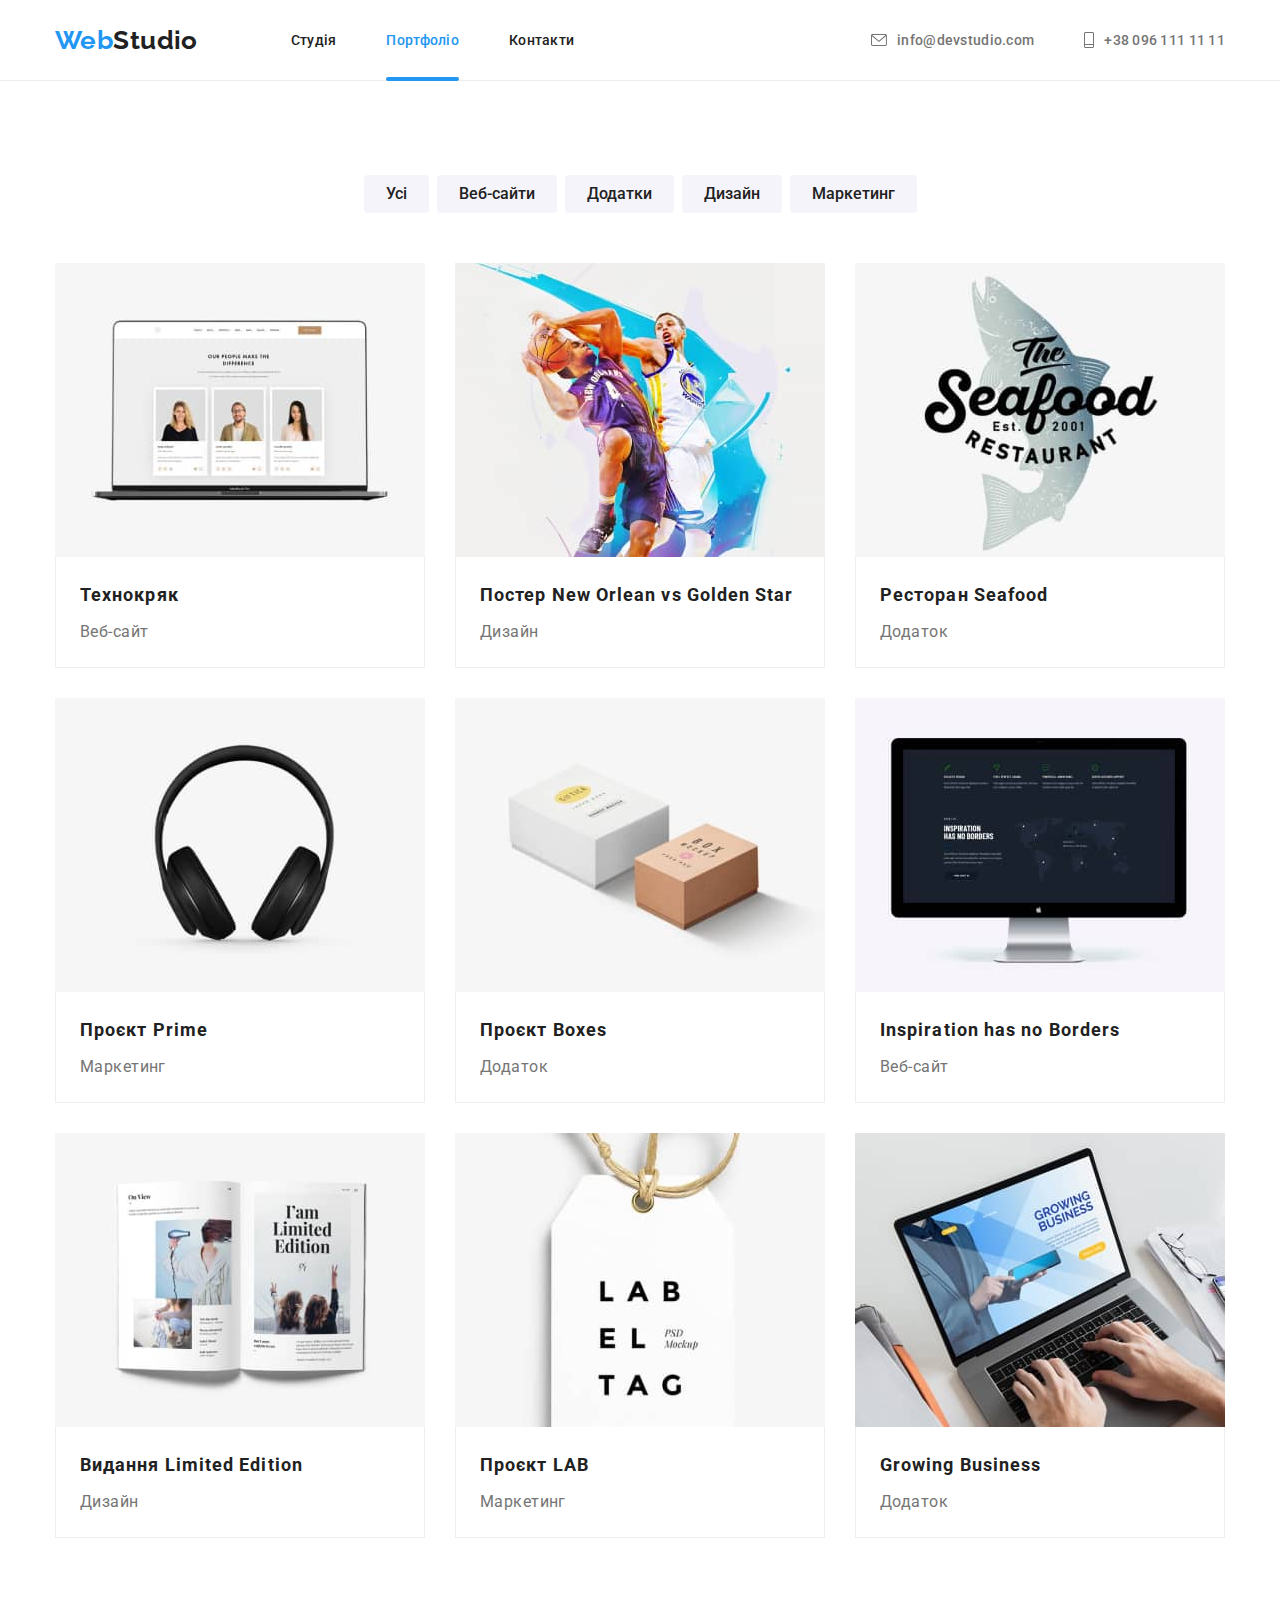
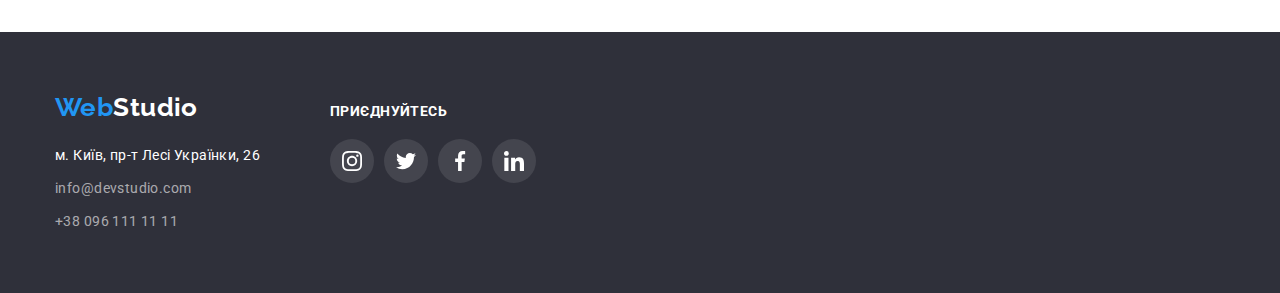
<file: portfolio.html>
<!DOCTYPE html>
<html lang="uk">

<head>
   <meta charset="UTF-8">
   <meta http-equiv="X-UA-Compatible" content="IE=edge">
   <meta name="viewport" content="width=device-width, initial-scale=1.0">
   <!--- Modrn normalizer-->
   <link rel="stylesheet"
      href="https://cdnjs.cloudflare.com/ajax/libs/modern-normalize/1.0.0/modern-normalize.min.css" />
   <!--- Style -->
   <link rel="stylesheet"
      href="https://cdnjs.cloudflare.com/ajax/libs/modern-normalize/1.0.0/modern-normalize.min.css" />
   <link rel="stylesheet" type="text/css" href="./css/style.css">
   <!--- Fonts -->
   <link rel="preconnect" href="https://fonts.googleapis.com">
   <link rel="preconnect" href="https://fonts.gstatic.com" crossorigin>
   <link
      href="https://fonts.googleapis.com/css2?family=Raleway:wght@700&family=Roboto:wght@400;500;700;900&display=swap"
      rel="stylesheet">
   <title>Портфоліо</title>
</head>

<body>
   <header id="top" class="header">
      <div class="container">
         <nav class="nav">
            <a href="index.html" class="logo"><span class="logo-span">Web</span>Studio</a>
            <ul class="nav-elements">
               <li>
                  <a href="index.html" class="nav-link">Студія</a>
               </li>
               <li>
                  <a href="portfolio.html" class="active nav-link">Портфоліо</a>
               </li>
               <li>
                  <a href="#contacts" class="nav-link">Контакти</a>
               </li>
            </ul>
         </nav>
         <ul class="contacts-header">
             <li class="item">
          <a href="mailto:info@devstudio.com" class="contact-header nav-link">
            <svg width="16" height="12" viewBox="0 0 43 32">
            <path d="M38.667 0H4C1.794 0 0 1.794 0 4v24c0 2.206 1.794 4 4 4h34.667c2.206 0 4-1.794 4-4V4c0-2.206-1.794-4-4-4zm0 2.667c.181 0 .353.038.511.103L21.334 18.236 3.49 2.77a1.32 1.32 0 0 1 .511-.103h34.667zm0 26.666H4A1.334 1.334 0 0 1 2.667 28V5.587L20.46 21.008a1.335 1.335 0 0 0 1.748 0L40.001 5.587V28c0 .736-.598 1.333-1.333 1.333z"/>
       
            </svg>
            info@devstudio.com</a>
        </li>
        <li class="item">
          <a href="tel:+380961111111" class="contact-header nav-link">
            <svg width="10" height="16" viewBox="0 0 20 32">
                          <path d="M17 0H3C1.346 0 0 1.346 0 3v26c0 1.654 1.346 3 3 3h14c1.654 0 3-1.346 3-3V3c0-1.654-1.346-3-3-3zM3 2h14a1 1 0 0 1 1 1v21H2V3a1 1 0 0 1 1-1zm14 28H3a1 1 0 0 1-1-1v-3h16v3a1 1 0 0 1-1 1z"/>
            </svg>
            +38 096 111 11 11</a>
        </li>
         </ul>
      </div>
   </header>
   <main>
      <section class="section">
         <div class="container">
            <h1 class="visually-hidden">Наші роботи</h1>
            <ul class="filter-list">
               <li>
                  <button type="button" class="filter-btn">Усі</button>
               </li>
               <li>
                  <button type="button" class="filter-btn">Веб-сайти</button>
               </li>
               <li>
                  <button type="button" class="filter-btn">Додатки</button>
               </li>
               <li>
                  <button type="button" class="filter-btn">Дизайн</button>
               </li>
               <li>
                  <button type="button" class="filter-btn">Маркетинг</button>
               </li>
            </ul>
            <ul class="product-list">
               <li class="item">
                  <a href="">
                     <div class="product-thumb">
                        <img src="./images/technocrack.jpg" alt="Веб-сайт Технокряк" class="product-img">
                        <div class="thumb-overlay">
                           <p class="thumb-text">Ресурс пропонує комплексні пропозиції з різним рівнем функціоналу та
                              сервісів. Все це дозволить відвідувачу отримати
                              вичерпні відомості про компанію чи приватну особу.</p>
                        </div>
                     </div>
                     <div class="product-wrp">
                        <h2 class="product-name">Технокряк</h2>
                        <p class="product-type">Веб-сайт</p>
                     </div>
                  </a>
               </li>
               <li class="item">
                  <a href="">
                     <div class="product-thumb">
                     <img src="./images/poster.jpg" alt="Постер New Orlean vs Golden Star" class="product-img">
                     <div class="thumb-overlay">
                        <p class="thumb-text">Ресурс пропонує комплексні пропозиції з різним рівнем функціоналу та
                           сервісів. Все це дозволить відвідувачу отримати
                           вичерпні відомості про компанію чи приватну особу.</p>
                     </div>
                     </div>
                     <div class="product-wrp">
                        <h2 class="product-name">Постер New Orlean vs Golden Star</h2>
                        <p class="product-type">Дизайн</p>
                     </div>
                  </a>
               </li>
               <li class="item">
                  <a href="">
                     <div class="product-thumb">
                     <img src="./images/seafood.jpg" alt="" class="product-img">
                     <div class="thumb-overlay">
                        <p class="thumb-text">Ресурс пропонує комплексні пропозиції з різним рівнем функціоналу та
                           сервісів. Все це дозволить відвідувачу отримати
                           вичерпні відомості про компанію чи приватну особу.</p>
                     </div>
                     </div>
                     <div class="product-wrp">
                        <h2 class="product-name">Ресторан Seafood</h2>
                        <p class="product-type">Додаток</p>
                     </div>
                  </a>
               </li>
               <li class="item">
                  <a href="">
                     <div class="product-thumb">
                     <img src="./images/prime.jpg" alt="" class="product-img">
                     <div class="thumb-overlay">
                        <p class="thumb-text">Ресурс пропонує комплексні пропозиції з різним рівнем функціоналу та
                           сервісів. Все це дозволить відвідувачу отримати
                           вичерпні відомості про компанію чи приватну особу.</p>
                     </div>
                     </div>
                     <div class="product-wrp">
                        <h2 class="product-name">Проєкт Prime</h2>
                        <p class="product-type">Маркетинг</p>
                     </div>
                  </a>
               </li>
               <li class="item">
                  <a href="">
                     <div class="product-thumb">
                     <img src="./images/boxes.jpg" alt="" class="product-img">
                     <div class="thumb-overlay">
                        <p class="thumb-text">Ресурс пропонує комплексні пропозиції з різним рівнем функціоналу та
                           сервісів. Все це дозволить відвідувачу отримати
                           вичерпні відомості про компанію чи приватну особу.</p>
                     </div>
                     </div>
                     <div class="product-wrp">
                        <h2 class="product-name">Проєкт Boxes</h2>
                        <p class="product-type">Додаток</p>
                     </div>
                  </a>
               </li>
               <li class="item">
                  <a href="">
                     <div class="product-thumb">
                     <img src="./images/InspirationhasnoBorders.jpg" alt="" class="product-img">
                     <div class="thumb-overlay">
                        <p class="thumb-text">Ресурс пропонує комплексні пропозиції з різним рівнем функціоналу та
                           сервісів. Все це дозволить відвідувачу отримати
                           вичерпні відомості про компанію чи приватну особу.</p>
                     </div>
                     </div>
                     <div class="product-wrp">
                        <h2 class="product-name">Inspiration has no Borders</h2>
                        <p class="product-type">Веб-сайт</p>
                     </div>
                  </a>
               </li>
               <li class="item">
                  <a href="">
                     <div class="product-thumb">
                     <img src="./images/limitededition.jpg" alt="" class="product-img">
                     <div class="thumb-overlay">
                        <p class="thumb-text">Ресурс пропонує комплексні пропозиції з різним рівнем функціоналу та
                           сервісів. Все це дозволить відвідувачу отримати
                           вичерпні відомості про компанію чи приватну особу.</p>
                     </div>
                     </div>
                     <div class="product-wrp">
                        <h2 class="product-name">Видання Limited Edition</h2>
                        <p class="product-type">Дизайн</p>
                     </div>
                  </a>
               </li>
               <li class="item">
                  <a href="">
                     <div class="product-thumb">
                     <img src="./images/lab.jpg" alt="" class="product-img">
                     <div class="thumb-overlay">
                        <p class="thumb-text">Ресурс пропонує комплексні пропозиції з різним рівнем функціоналу та
                           сервісів. Все це дозволить відвідувачу отримати
                           вичерпні відомості про компанію чи приватну особу.</p>
                     </div>
                     </div>
                     <div class="product-wrp">
                        <h2 class="product-name">Проєкт LAB</h2>
                        <p class="product-type">Маркетинг</p>
                     </div>
                  </a>
               </li>
               <li class="item">
                  <a href="">
                     <div class="product-thumb">
                     <img src="./images/growingbuisness.jpg" alt="" class="product-img">
                     <div class="thumb-overlay">
                        <p class="thumb-text">Ресурс пропонує комплексні пропозиції з різним рівнем функціоналу та
                           сервісів. Все це дозволить відвідувачу отримати
                           вичерпні відомості про компанію чи приватну особу.</p>
                     </div>
                     </div>
                     <div class="product-wrp">
                        <h2 class="product-name">Growing Business</h2>
                        <p class="product-type">Додаток</p>
                     </div>
                  </a>
               </li>
            </ul>
         </div>
      </section>
   </main>
   <footer id="contacts" class="footer">
      <div class="container">
         <div class="wrapper">
            <a href="index.html" class="logo"><span class="logo-span">Web</span>Studio</a>
            <address>
               <ul class="footer-list">
                  <a href="https://goo.gl/maps/QiQsdTo4LieZQjPv9" class="address-footer nav-link">м. Київ,
                     пр-т
                     Лесі
                     Українки, 26</a>
                  </li>
                  <li>
                     <a href="mailto:info@devstudio.com" class="contacts-footer nav-link">info@devstudio.com</a>
                  </li>
                  <li>
                     <a href="tel:+380961111111" class="contacts-footer nav-link">+38 096 111 11 11</a>
                  </li>
               </ul>
            </address>
         </div>
         <div class="wrapper">
            <p class="text-footer">приєднуйтесь</p>
          <ul class="social-links-list">
           <li class="item">
                <a href="">
                  <svg height="20px" width="20px" viewBox="0 0 32 32">
                  <path d="M31.969 9.408c-.075-1.7-.35-2.869-.744-3.882a7.806 7.806 0 0 0-1.851-2.838A7.867 7.867 0 0 0 26.542.844C25.523.45 24.36.175 22.66.1 20.947.019 20.403 0 16.059 0s-4.888.019-6.595.094c-1.7.075-2.869.35-3.882.744a7.803 7.803 0 0 0-2.838 1.85A7.867 7.867 0 0 0 .9 5.52C.506 6.539.231 7.702.156 9.402c-.081 1.713-.1 2.257-.1 6.601s.019 4.888.094 6.595c.075 1.7.35 2.869.744 3.882a7.895 7.895 0 0 0 1.85 2.838 7.867 7.867 0 0 0 2.832 1.844c1.019.394 2.182.669 3.882.744 1.706.075 2.25.094 6.595.094s4.888-.019 6.595-.094c1.7-.075 2.869-.35 3.882-.744a8.184 8.184 0 0 0 4.682-4.682c.394-1.019.669-2.182.744-3.882.075-1.707.094-2.251.094-6.595s-.006-4.888-.081-6.595zm-2.882 13.065c-.069 1.563-.331 2.407-.55 2.969a5.31 5.31 0 0 1-3.038 3.038c-.563.219-1.413.481-2.969.55-1.688.075-2.194.094-6.464.094s-4.782-.019-6.464-.094c-1.563-.069-2.407-.331-2.969-.55a4.926 4.926 0 0 1-1.838-1.194 4.974 4.974 0 0 1-1.194-1.838c-.219-.563-.481-1.413-.55-2.969-.075-1.688-.094-2.194-.094-6.464s.019-4.782.094-6.464c.069-1.563.331-2.407.55-2.969a4.868 4.868 0 0 1 1.2-1.838A4.974 4.974 0 0 1 6.639 3.55c.563-.219 1.413-.481 2.969-.55 1.688-.075 2.194-.094 6.464-.094 4.276 0 4.782.019 6.464.094 1.563.069 2.407.331 2.969.55a4.914 4.914 0 0 1 1.838 1.194 4.974 4.974 0 0 1 1.194 1.838c.219.563.481 1.413.55 2.969.075 1.688.094 2.194.094 6.464s-.019 4.77-.094 6.458z"/>
            <path d="M16.059 7.783c-4.538 0-8.22 3.682-8.22 8.22s3.682 8.22 8.22 8.22c4.539 0 8.22-3.682 8.22-8.22s-3.682-8.22-8.22-8.22zm0 13.552a5.333 5.333 0 0 1 0-10.664 5.333 5.333 0 0 1 0 10.664zM26.524 7.458a1.919 1.919 0 1 1-3.838 0 1.919 1.919 0 0 1 3.838 0z"/>
        
                  </svg>
                </a>
              </li>
              <li class="item">
                <a href="">
                  <svg height="20px" width="20px" viewBox="0 0 32 32">
                                <path d="M32 6.078c-1.19.522-2.458.868-3.78 1.036a6.523 6.523 0 0 0 2.886-3.626 13.11 13.11 0 0 1-4.16 1.588A6.574 6.574 0 0 0 22.154 3c-3.632 0-6.556 2.948-6.556 6.562 0 .52.044 1.02.152 1.496-5.454-.266-10.28-2.88-13.522-6.862a6.605 6.605 0 0 0-.898 3.316 6.57 6.57 0 0 0 2.914 5.452 6.479 6.479 0 0 1-2.964-.808v.072c0 3.188 2.274 5.836 5.256 6.446a6.548 6.548 0 0 1-1.72.216 5.8 5.8 0 0 1-1.242-.112c.85 2.598 3.262 4.508 6.13 4.57a13.182 13.182 0 0 1-8.134 2.798c-.538 0-1.054-.024-1.57-.09A18.469 18.469 0 0 0 10.064 29c12.072 0 18.672-10 18.672-18.668 0-.29-.01-.57-.024-.848A13.087 13.087 0 0 0 32 6.078z"/>

                  </svg>
                </a>
              </li>
              <li class="item">
                <a href="">
                  <svg height="20px" width="20px" viewBox="0 0 32 32">
                              <path d="M21.329 5.313h2.921V.225C23.746.156 22.013 0 19.994 0c-4.212 0-7.097 2.649-7.097 7.519V12H8.249v5.688h4.648V32h5.699V17.689h4.46l.708-5.688h-5.169V8.082c.001-1.644.444-2.769 2.735-2.769z"/>

                  </svg>
                </a>
              </li>
              <li class="item">
                <a href="">
                  <svg height="20px" width="20px"  viewBox="0 0 32 32">
            <path d="M31.992 32v-.001H32V20.263c0-5.741-1.236-10.164-7.948-10.164-3.227 0-5.392 1.771-6.276 3.449h-.093v-2.913h-6.364v21.364h6.627V21.42c0-2.785.528-5.479 3.977-5.479 3.399 0 3.449 3.179 3.449 5.657v10.401h6.62zM.528 10.636h6.635V32H.528V10.636zM3.843 0C1.722 0 0 1.721 0 3.843s1.721 3.879 3.843 3.879c2.121 0 3.843-1.757 3.843-3.879A3.846 3.846 0 0 0 3.843 0z"/>
                  </svg>
                </a>
              </li>
        </ul>
      </div>
         </div>
      </div>
   </footer>
</body>

</html>
</file>
<file: css/style.css>
:root {
  --main-text-cl: #212121;
  --btn-bg-cl: #f5f4fa;
  --btn-bg-cl-hover: #2196f3;
  --btn-cl-hover: #fff;
  --secondary-text-cl: #757575;
  --secondary-bg-cl: #2f303a;
  --footer-mail-tel-cl: #ffffff99;
  --ourteam-bg-cl: #f5f4fa;
  --border-cl: #eee;
  --social-links-cl: #afb1b8;
  --overlay-hero: rgba(47, 48, 58, 0.4);

  /* animations */
  --animation-time: 250ms;
  --transition-timing-function: cubic-bezier(0.4, 0, 0.2, 1);
}

/* !default styles*/

body {
  color: var(--main-text-cl);
  background-color: var(--btn-cl-hover);

  font-family: Roboto, Raleway, sans-serif;
  font-size: 14px;
  letter-spacing: 0.03em;
}

/* !Style normalazing user*/
ul {
  padding: 0;
  margin: 0;
  list-style: none;
}

h1,
h2,
h3,
h4,
h5,
h6,
p {
  margin: 0;
  padding: 0;
}

a {
  text-decoration: none;
  color: inherit;
}

li {
  padding: 0;
  margin: 0;
}

button {
  border: none;
  color: inherit;
  cursor: pointer;
  padding: 0;
  margin: 0;
  text-align: center;
  font-family: inherit;
}

/* !GENERAL */

/* class which hide something */
.visually-hidden {
  position: absolute;
  white-space: nowrap;
  width: 1px;
  height: 1px;
  overflow: hidden;
  border: 0;
  padding: 0;
  clip: rect(0 0 0 0);
  clip-path: inset(50%);
  margin: -1px;
}

/* container */
.container {
  width: 1200px;
  padding-left: 15px;
  padding-right: 15px;
  margin: auto;
}

.section {
  padding: 94px 0;
}

/* !LOGOTYPE */

.logo {
  font-family: "Raleway";
  font-weight: 700;
  font-size: 26px;
  line-height: calc(31 / 26);
}

.logo-span {
  color: var(--btn-bg-cl-hover);
}

/* !SOCIAL LINKS PANEL */

/* general list of social-links */
.social-links-list {
  display: flex;
  gap: 10px;
  justify-content: center;
  margin-bottom: 30px;
}

/* item in list of social-links  */
ul.social-links-list li.item {
  width: 44px;
  height: 44px;
  border-radius: 50%;

  transition-property: background-color;
  transition-duration: var(--animation-time);
  transition-timing-function: var(--transition-timing-function);
}

/* svg in item */
ul.social-links-list li.item svg {
  fill: var(--svg-cl);
  display: block;

  transition-property: fill;
  transition-duration: var(--animation-time);
  transition-timing-function: var(--transition-timing-function);
}

ul.social-links-list a {
  max-width: 100%;
  min-height: 100%;
  display: flex;
  justify-content: center;
  align-items: center;
}

/* svg in item :hover */
ul.social-links-list li.item:hover svg {
  fill: var(--svg-cl-hover);
}

/* item in list of social-links :hover */
ul.social-links-list li.item:hover {
  background-color: var(--cl-hover);
}

/* !HEADER */

.header {
  border-bottom: 1px solid #ececec;
}

/* configure fo header container */
.header .container {
  display: flex;
}

/* navigation in header */
.header nav.nav {
  display: flex;
  align-items: center;
}

/* text color on active page */
.header .nav .active {
  color: var(--btn-bg-cl-hover);
  position: relative;
}

/* border bottom on active page */
.header .nav .active::after {
  content: "";
  display: inline-block;
  width: 100%;
  height: 4px;
  border-radius: 2px;
  background-color: currentColor;
  position: absolute;
  left: 0;
  bottom: -1px;
}

/* elements in navigation*/
.header ul.nav-elements {
  margin-left: 93px;
  display: flex;
  gap: 50px;
}

/* links isn navigation */
.header .nav-link {
  display: block;
  padding-top: 32px;
  padding-bottom: 32px;
  font-weight: 500;
  line-height: calc(16 / 14);
  letter-spacing: 0.02em;
  transition-property: color;
  transition-duration: var(--animation-time);
  transition-timing-function: var(--transition-timing-function);
}

/* links in navigation hover/active*/
a.nav-link:hover,
a.nav-link:focus {
  color: var(--btn-bg-cl-hover);
}

/* list with contacts in header */
.header ul.contacts-header {
  margin-left: auto;
  display: flex;
  gap: 50px;
}

/* item in list with contacts in header */
.header .contacts-header a.contact-header {
  color: var(--secondary-text-cl);
  display: flex;
  align-items: center;
  transition-property: color;
  transition-duration: var(--animation-time);
  transition-timing-function: var(--transition-timing-function);
}

/* item in list with contacts in header :hover*/
ul.contacts-header a.contact-header:hover {
  color: var(--btn-bg-cl-hover);
}

/* item in list with contacts in header :hover*/
a.contact-header svg {
  fill: currentColor;
  margin-right: 10px;
}

/* !PORTFOLIO */

/* Filter list */
.filter-list {
  display: flex;
  margin: auto;
  gap: 8px;
  justify-content: center;
  padding: 0;
  margin-bottom: 50px;
}

/* Filter Button */
.filter-btn {
  background-color: var(--btn-bg-cl);
  font-weight: 500;
  font-size: 16px;
  line-height: calc(26 / 16);
  border-radius: 4px;
  padding: 6px 22px;

  transition-property: color, background-color, box-shadow;
  transition-duration: var(--animation-time);
  transition-timing-function: var(--transition-timing-function);
}

/* filter button hover/active */
.filter-btn:hover,
.filter-btn:focus {
  background-color: var(--btn-bg-cl-hover);
  color: var(--btn-cl-hover);
  box-shadow: 0px 3px 1px rgba(0, 0, 0, 0.1), 0px 1px 2px rgba(0, 0, 0, 0.08),
    0px 2px 2px rgba(0, 0, 0, 0.12);
}

/* list with products */
.product-list {
  display: flex;
  width: 1170px;
  flex-wrap: wrap;
  gap: 30px;
}

/* Every product in product-list */
ul.product-list li.item {
  width: 370px;
}

ul.product-list li.item a {
  display: block;
  transition-property: box-shadow;
  transition-duration: var(--animation-time);
  transition-timing-function: var(--transition-timing-function);
}

/* Every product in product-list :hover */
ul.product-list li.item a:hover {
  box-shadow: 0px 1px 1px rgba(0, 0, 0, 0.12), 0px 4px 4px rgba(0, 0, 0, 0.06),
    1px 4px 6px rgba(0, 0, 0, 0.16);
}

/* Image in product */
li.item img.product-img {
  display: block;
  max-width: 100%;
  height: auto;
}

/* thumb for hover text */
li.item div.product-thumb {
  position: relative;
  overflow: hidden;
}

/* thumb-overlay */
div.product-thumb div.thumb-overlay {
  position: absolute;
  top: 0;
  left: 0;

  transform: translateY(101%);

  width: 100%;
  height: 100%;

  display: flex;
  align-items: center;
  justify-content: center;
  padding: 63px 24px;
  background: rgba(33, 150, 243, 0.9);

  transition-property: transform;
  transition-duration: var(--animation-time);
  transition-timing-function: var(--transition-timing-function);
}

ul.product-list li.item:hover .thumb-overlay {
  transform: translateY(0);
}

/* hover text */
div.product-thumb p.thumb-text {
  font-size: 18px;
  line-height: calc(28 / 18);
  color: var(--btn-cl-hover);
}

/* wraper with text in product */
li.item div.product-wrp {
  padding: 20px 24px;
  border-bottom: 1px solid var(--border-cl);
  border-right: 1px solid var(--border-cl);
  border-left: 1px solid var(--border-cl);
}

/* text with name of product */
.product-name {
  font-weight: 700;
  font-size: 18px;
  line-height: calc(36 / 18);
  letter-spacing: 0.06em;
  margin-bottom: 4px;
}

/* text with type of product */
.product-type {
  color: var(--secondary-text-cl);
  font-size: 16px;
  line-height: calc(30 / 16);
}

/* !STUDIO */

section.hero {
  background-image: linear-gradient(var(--overlay-hero), var(--overlay-hero)),
    url("../images/background/hero-background.jpg");
  background-repeat: no-repeat;
  background-size: cover;
  padding: 200px 0;
  max-width: 1600px;
  margin: auto;
  position: relative;
}

/* text "Ефективні рішення для вашого бізнесу" */
.hero .hero-h1 {
  font-weight: 900;
  font-size: 44px;
  line-height: calc(60 / 44);
  text-align: center;
  letter-spacing: 0.06em;
  text-transform: uppercase;
  color: var(--btn-cl-hover);
  width: 696px;
  margin: auto;
  margin-bottom: 30px;
}

/* button in hero */
.hero .hero-btn {
  font-weight: 700;
  font-size: 16px;
  line-height: calc(30 / 16);
  letter-spacing: 0.06em;
  background-color: var(--btn-bg-cl-hover);
  color: var(--btn-cl-hover);
  padding: 10px 32px;
  display: flex;
  margin: auto;
  border-radius: 4px;
  box-shadow: 0px 4px 4px rgba(0, 0, 0, 0.15);
}

/* list with features */
.fatures-list {
  display: flex;
  gap: 30px;
  width: 1170px;
  margin: auto;
}

/* wrapper of feature svg */
.feature__wrp {
  display: flex;
  align-items: center;
  justify-content: center;
  max-width: 100%;
  height: 120px;
  margin-bottom: 30px;
  background-color: var(--btn-bg-cl);
  border-radius: 4px;
}

/* name of feature */
.feature-name {
  font-weight: 700;
  line-height: calc(16 / 14);
  text-transform: uppercase;
  font-size: inherit;
  margin-bottom: 10px;
}

/* description of feature */
.feature-description {
  line-height: calc(24 / 14);
  color: var(--secondary-text-cl);
}

/* special configure for section */
.our-services.section {
  padding-top: 0;
}

/* main title in sections */
.section-title {
  margin-bottom: 50px;
  font-weight: 700;
  font-size: 36px;
  line-height: calc(42 / 36);
  text-align: center;
}

/* least of services */
.services-list {
  display: flex;
  gap: 30px;
  width: 1170px;
  margin: auto;
}

/* item in services-list */
.service {
  width: calc((100% - (30px * 2)) / 3);
}

/* img in list of services */
.service-img {
  display: block;
  max-width: 100%;
}

/* service thumb */
li.service div.service-thumb {
  position: relative;
}

/* service overlay */
li.service div.service-thumb div.overlay {
  position: absolute;
  width: 100%;
  height: 70px;
  bottom: 0px;

  display: flex;
  align-items: center;
  justify-content: center;
  background: rgba(47, 48, 58, 0.8);
}

/* text in service overlay */
li.service div.service-thumb div.overlay p.service-text {
  font-weight: 700;
  line-height: calc(16 / 14);
  text-transform: uppercase;
  color: var(--btn-cl-hover);
}

/* special configure for section */
.team.section {
  margin-bottom: 0;
  background-color: var(--ourteam-bg-cl);
}

/* list of team */
.team-list {
  display: flex;
  gap: 30px;
  width: 1170px;
  margin: auto;
}

/* team-list item */
.team-element {
  box-shadow: 0px 1px 3px rgba(0, 0, 0, 0.12), 0px 1px 1px rgba(0, 0, 0, 0.14),
    0px 2px 1px rgba(0, 0, 0, 0.2);
  border-radius: 0px 0px 4px 4px;
  background-color: var(--btn-cl-hover);
  max-width: calc((100% - (30px * 3)) / 4);
  --cl-hover: var(--btn-bg-cl-hover);
  --svg-cl-hover: var(--btn-cl-hover);
  --svg-cl: var(--social-links-cl);
}

/* image in team-list item */
.team-img {
  width: 100%;
}

/* name in team-list item */
.team-name {
  font-weight: 500;
  font-size: 16px;
  line-height: calc(19 / 16);
  text-align: center;
  margin-top: 30px;
  margin-bottom: 10px;
}

/* post in team-list item */
.team-post {
  font-size: 16px;
  line-height: calc(19 / 16);
  text-align: center;
  color: var(--secondary-text-cl);
  margin-bottom: 16px;
}

/* list with our clients */
ul.clients-list {
  display: flex;
  gap: 30px;
  justify-content: center;
}

/* item in list with our clients */
ul.clients-list li.item {
  fill: var(--social-links-cl);
  height: 92px;
  width: 170px;
  display: flex;
  justify-content: center;
  align-items: center;
  border: 1px solid var(--social-links-cl);
  border-radius: 4px;

  transition-property: border;
  transition-duration: var(--animation-time);
  transition-timing-function: var(--transition-timing-function);
}

/* svg client logo */
ul.clients-list li.item svg {
  fill: var(--social-links-cl);
  max-width: 106px;
  max-height: 60px;
  display: block;

  transition-property: fill;
  transition-duration: var(--animation-time);
  transition-timing-function: var(--transition-timing-function);
}

/* item in list with our clients :hover */
ul.clients-list li.item:hover {
  border: 1px solid var(--btn-bg-cl-hover);
}

/* svg :hover */
ul.clients-list li.item:hover svg {
  fill: var(--btn-bg-cl-hover);
}

/* !FOOTER */

.footer {
  background-color: var(--secondary-bg-cl);
  padding: 60px 0;
  --cl-hover: var(--btn-bg-cl-hover);
  --svg-cl-hover: var(--btn-cl-hover);
  --svg-cl: var(--btn-cl-hover);
}

/* custom container for footer */
.footer .container {
  display: flex;
  gap: 70px;
  align-items: baseline;
}

/* wrapper of footer content */
.footer-wrp {
  display: flex;
  gap: 70px;
  align-items: center;
}

/* logo in footer */
.footer a.logo {
  margin-bottom: 20px;
  display: block;
  color: var(--btn-cl-hover);
}

/* list in footer for address */
.footer ul.footer-list {
  display: flex;
  flex-direction: column;
  gap: 9px;
}

/* addres */
.address-footer {
  line-height: calc(24 / 14);
  font-style: normal;
  color: var(--btn-cl-hover);
}

/* mail and phone number footer */
a.contacts-footer {
  font-style: normal;
  line-height: calc(24 / 14);
  color: var(--footer-mail-tel-cl);
}

/* text "ПРИЄДНУЙТЕСЬ" */
.footer p.text-footer {
  text-transform: uppercase;
  font-weight: 700;
  color: var(--btn-cl-hover);
  font-size: 14px;
  margin-bottom: 20px;
}

/* item of social-links in footer */
.footer .social-links-list .item {
  background-color: rgba(255, 255, 255, 0.1);
}

/* !MODAL */

.backdrop {
  position: fixed;
  top: 0;
  left: 0;
  z-index: 1000;

  width: 100%;
  height: 100%;
  background: rgba(0, 0, 0, 0.2);

  transition: scale var(--animation-time) var(--transition-timing-function);
}

.backdrop div.modal {
  position: absolute;
  width: 528px;
  height: 581px;
  top: 50%;
  left: 50%;
  background: var(--btn-cl-hover);
  box-shadow: 0px 1px 3px rgba(0, 0, 0, 0.12), 0px 1px 1px rgba(0, 0, 0, 0.14),
    0px 2px 1px rgba(0, 0, 0, 0.2);
  border-radius: 4px;
  transform: translate(-50%, -50%) scale(1);

  transition:  transform var(--animation-time) var(--transition-timing-function);
}

.backdrop.is-hidden .modal {
  transform: translate(-50%, -50%) scale(0);
}

div.modal div.close {
  position: absolute;

  right: 8px;
  top: 8px;

  width: 30px;
  height: 30px;
  border: 1px solid rgba(0, 0, 0, 0.1);
  border-radius: 100%;

  display: flex;
  align-items: center;
  justify-content: center;
}

div.modal div.close svg {
  width: 11px;
}

.is-hidden {
  visibility: hidden;
  opacity: 0;
  pointer-events: none;
}
</file>
